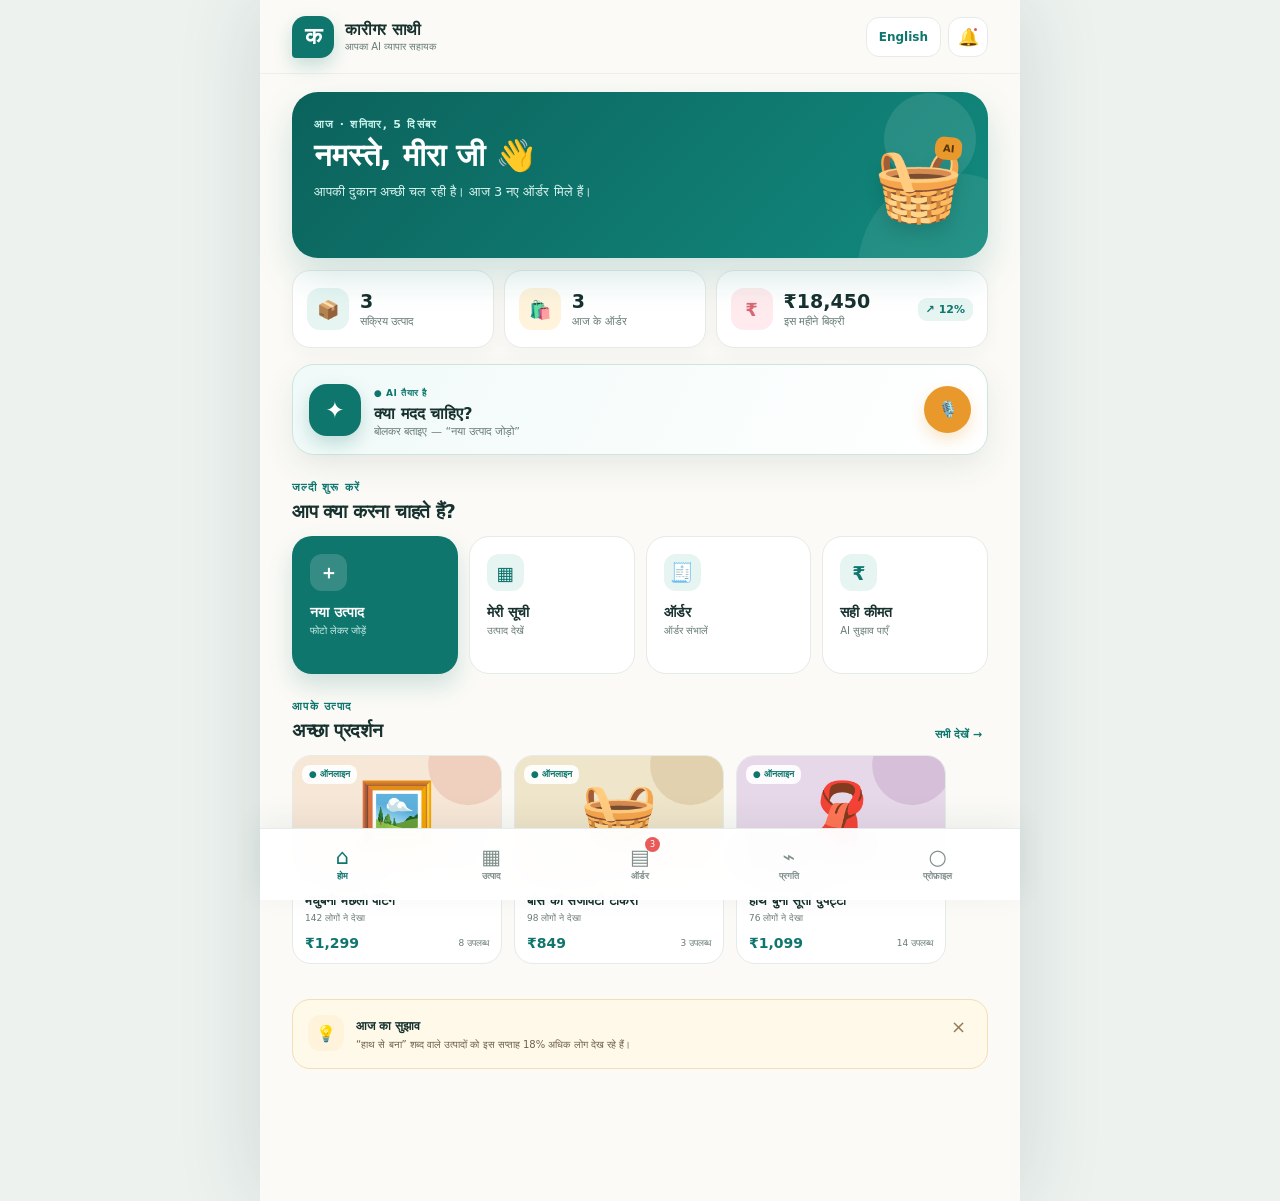
<file: artifacts/27ff10f4-0e0e-4a92-843c-9cfa90328199/index.html>
<!doctype html>
<html lang="hi">
<head>
  <meta charset="utf-8">
  <meta name="viewport" content="width=device-width,initial-scale=1,viewport-fit=cover">
  <meta name="theme-color" content="#0f766e">
  <meta name="description" content="Karigar Saathi — AI virtual business manager for artisans and micro entrepreneurs">
  
  
  <style>:root {
  --ink: #17312e; --muted: #687b77; --teal: #0f766e; --teal-dark: #0b5f59;
  --teal-soft: #e6f5f2; --cream: #fbfaf6; --card: #ffffff; --line: #e5ebe8;
  --amber: #e9992b; --amber-soft: #fff3dc; --rose: #d96673; --rose-soft: #ffebee;
  --shadow: 0 12px 32px rgba(28, 69, 62, .09); --radius: 22px;
}
* { box-sizing: border-box; }
html { scroll-behavior: smooth; }
body { margin: 0; min-width: 320px; background: #edf2ef; color: var(--ink); font-family: Inter, ui-sans-serif, system-ui, -apple-system, BlinkMacSystemFont, "Noto Sans Devanagari", "Segoe UI", sans-serif; -webkit-font-smoothing: antialiased; }
button, input, textarea, select { font: inherit; }
button { color: inherit; }
button, [role="button"] { -webkit-tap-highlight-color: transparent; }
button:focus-visible, input:focus-visible, textarea:focus-visible, select:focus-visible, [tabindex]:focus-visible { outline: 3px solid rgba(15,118,110,.25); outline-offset: 2px; }
.skip-link { position: fixed; left: 12px; top: -60px; z-index: 200; padding: 10px 14px; background: var(--ink); color: white; border-radius: 12px; transition: .2s; }
.skip-link:focus { top: 12px; }
.offline-banner { display: none; position: fixed; z-index: 160; top: 0; left: 50%; transform: translateX(-50%); width: min(100%, 760px); padding: 9px; text-align: center; background: #5b4636; color: white; font-size: 13px; }
.offline .offline-banner { display: block; }
.app-shell { position: relative; width: min(100%, 760px); min-height: 100vh; margin: auto; padding-bottom: 94px; background: var(--cream); box-shadow: 0 0 80px rgba(27,62,57,.14); }
.topbar { position: sticky; top: 0; z-index: 40; display: flex; justify-content: space-between; align-items: center; min-height: 74px; padding: 12px 20px; background: rgba(251,250,246,.92); border-bottom: 1px solid rgba(229,235,232,.7); backdrop-filter: blur(14px); }
.brand { display: flex; align-items: center; gap: 11px; padding: 0; border: 0; background: none; text-align: left; cursor: pointer; }
.brand-mark { display: grid; place-items: center; width: 42px; height: 42px; border-radius: 14px 14px 14px 4px; background: var(--teal); color: white; font-size: 23px; font-weight: 800; box-shadow: 0 8px 18px rgba(15,118,110,.22); }
.brand strong, .brand small { display: block; }
.brand strong { font-size: 16px; letter-spacing: -.2px; }
.brand small { margin-top: 2px; color: var(--muted); font-size: 10px; }
.top-actions { display: flex; gap: 7px; align-items: center; }
.language-button, .icon-button { height: 40px; border: 1px solid var(--line); background: white; border-radius: 13px; cursor: pointer; }
.language-button { padding: 0 12px; color: var(--teal); font-size: 12px; font-weight: 750; }
.icon-button { display: grid; place-items: center; width: 40px; font-size: 17px; }
.notification-button { position: relative; }
.notification-dot { position: absolute; top: 8px; right: 8px; width: 7px; height: 7px; border: 2px solid white; border-radius: 50%; background: #e85252; }
.view { display: none; padding: 12px 20px 30px; animation: fadeUp .28s ease; }
.view.active { display: block; }
@keyframes fadeUp { from { opacity: 0; transform: translateY(5px); } }
.hero-card { position: relative; overflow: hidden; display: flex; justify-content: space-between; min-height: 166px; padding: 26px 22px; border-radius: 26px; background: linear-gradient(135deg, #0b625c, #128a7e); color: white; box-shadow: 0 18px 36px rgba(15,118,110,.18); }
.hero-card::after { content: ""; position: absolute; width: 190px; height: 190px; border-radius: 50%; right: -60px; bottom: -105px; background: rgba(255,255,255,.08); }
.eyebrow { margin: 0 0 6px; color: var(--teal); font-size: 11px; font-weight: 800; letter-spacing: .12em; text-transform: uppercase; }
.hero-card .eyebrow { color: #c7f3eb; }
.hero-card h1 { max-width: 360px; margin: 0 0 8px; font-size: clamp(23px, 5vw, 31px); line-height: 1.2; }
.hero-card p:last-child { max-width: 380px; margin: 0; color: #d9f4ee; font-size: 13px; line-height: 1.6; }
.hero-illustration { position: relative; flex: 0 0 100px; align-self: stretch; }
.hero-illustration > span { position: absolute; right: 2px; bottom: 5px; z-index: 2; font-size: 72px; filter: drop-shadow(0 9px 8px rgba(0,0,0,.12)); }
.hero-illustration i { position: absolute; right: -10px; top: -25px; width: 92px; height: 92px; border-radius: 50%; background: rgba(255,255,255,.1); }
.hero-illustration b { position: absolute; z-index: 3; right: 4px; top: 19px; padding: 6px 8px; border-radius: 9px; background: var(--amber); color: #543408; font-size: 10px; transform: rotate(5deg); }
.stats-grid { display: grid; grid-template-columns: 1fr 1fr; gap: 10px; margin: 12px 0 16px; }
.stat-card { display: flex; align-items: center; gap: 11px; min-height: 78px; padding: 14px; border: 1px solid var(--line); border-radius: 18px; background: white; box-shadow: 0 5px 18px rgba(36,62,58,.04); }
.stat-card.wide { grid-column: 1/-1; }
.stat-icon { display: grid; place-items: center; flex: 0 0 42px; height: 42px; border-radius: 13px; font-size: 18px; font-style: normal; }
.stat-icon.teal { background: var(--teal-soft); } .stat-icon.amber { background: var(--amber-soft); } .stat-icon.rose { background: var(--rose-soft); color: var(--rose); font-weight: 800; }
.stat-card strong, .stat-card small { display: block; }
.stat-card strong { font-size: 19px; } .stat-card small { margin-top: 3px; color: var(--muted); font-size: 11px; }
.positive { margin-left: auto; padding: 5px 8px; border-radius: 9px; background: var(--teal-soft); color: var(--teal); font-size: 11px; font-weight: 800; }
.assistant-card { display: flex; align-items: center; gap: 13px; padding: 16px; border: 1px solid #cde4df; border-radius: 22px; background: linear-gradient(115deg, #f0faf8, #fff); box-shadow: var(--shadow); }
.assistant-orb { display: grid; place-items: center; flex: 0 0 52px; height: 52px; border-radius: 18px; background: var(--teal); color: white; box-shadow: 0 8px 18px rgba(15,118,110,.22); }
.assistant-orb span { font-size: 23px; animation: twinkle 2s infinite; }
@keyframes twinkle { 50% { transform: rotate(12deg) scale(1.12); } }
.assistant-copy { flex: 1; min-width: 0; }
.online-pill { color: var(--teal); font-size: 9px; font-weight: 800; letter-spacing: .06em; }
.assistant-copy h2 { margin: 4px 0 2px; font-size: 16px; }
.assistant-copy p { overflow: hidden; margin: 0; color: var(--muted); font-size: 11px; text-overflow: ellipsis; white-space: nowrap; }
.mic-button { display: grid; place-items: center; flex: 0 0 47px; height: 47px; border: 0; border-radius: 50%; background: var(--amber); cursor: pointer; box-shadow: 0 7px 15px rgba(233,153,43,.24); }
.mic-button.listening { animation: pulse 1.2s infinite; background: #df5555; }
@keyframes pulse { 50% { box-shadow: 0 0 0 10px rgba(223,85,85,.12); } }
.section-block { margin-top: 26px; }
.section-heading, .page-heading { display: flex; justify-content: space-between; align-items: flex-end; gap: 15px; }
.section-heading h2, .page-heading h1 { margin: 0; letter-spacing: -.02em; }
.section-heading h2 { font-size: 19px; }
.page-heading { align-items: center; margin: 10px 0 20px; }
.page-heading h1 { font-size: 27px; }
.page-heading p:last-child { margin: 5px 0 0; color: var(--muted); font-size: 12px; }
.text-button { border: 0; background: none; color: var(--teal); font-size: 11px; font-weight: 800; cursor: pointer; }
.quick-grid { display: grid; grid-template-columns: 1fr 1fr; gap: 11px; margin-top: 13px; }
.quick-card { display: flex; flex-direction: column; align-items: flex-start; min-height: 125px; padding: 17px; border: 1px solid var(--line); border-radius: 20px; background: white; cursor: pointer; text-align: left; transition: transform .2s, box-shadow .2s; }
.quick-card:hover { transform: translateY(-2px); box-shadow: var(--shadow); }
.quick-card > span { display: grid; place-items: center; width: 37px; height: 37px; margin-bottom: 13px; border-radius: 12px; background: var(--teal-soft); color: var(--teal); font-size: 19px; font-weight: 800; }
.quick-card strong { font-size: 14px; } .quick-card small { margin-top: 4px; color: var(--muted); font-size: 10px; }
.quick-card.primary { border-color: transparent; background: var(--teal); color: white; box-shadow: 0 12px 25px rgba(15,118,110,.18); }
.quick-card.primary > span { background: rgba(255,255,255,.16); color: white; }
.quick-card.primary small { color: #c9eee8; }
.product-scroll { display: grid; grid-auto-columns: minmax(182px, 45%); grid-auto-flow: column; gap: 12px; overflow-x: auto; margin: 13px -20px 0; padding: 0 20px 10px; scroll-snap-type: x mandatory; scrollbar-width: none; }
.product-scroll::-webkit-scrollbar { display: none; }
.mini-product { overflow: hidden; border: 1px solid var(--line); border-radius: 19px; background: white; scroll-snap-align: start; }
.mini-product .image-wrap { position: relative; height: 125px; background: #eef2ef; }
.mini-product img, .catalogue-card img, .publish-image img, .enhanced-preview img { width: 100%; height: 100%; object-fit: cover; }
.status-pill { position: absolute; top: 9px; left: 9px; padding: 4px 7px; border-radius: 8px; background: rgba(255,255,255,.9); color: var(--teal); font-size: 9px; font-weight: 800; backdrop-filter: blur(6px); }
.mini-product .product-copy { padding: 12px; }
.mini-product strong, .mini-product small { display: block; }
.mini-product strong { overflow: hidden; font-size: 13px; text-overflow: ellipsis; white-space: nowrap; }
.mini-product small { margin-top: 4px; color: var(--muted); font-size: 9px; }
.product-price-row { display: flex; justify-content: space-between; align-items: center; margin-top: 11px; }
.product-price-row b { color: var(--teal); font-size: 14px; }
.product-price-row span { color: var(--muted); font-size: 9px; }
.tip-card { display: flex; align-items: flex-start; gap: 12px; margin-top: 25px; padding: 15px; border: 1px solid #f2dfb3; border-radius: 18px; background: #fff9ea; }
.tip-icon { display: grid; place-items: center; flex: 0 0 36px; height: 36px; border-radius: 12px; background: var(--amber-soft); }
.tip-card strong { font-size: 12px; } .tip-card p { margin: 3px 0 0; color: #6f614a; font-size: 10px; line-height: 1.55; }
.tip-card button { margin-left: auto; border: 0; background: none; color: #947d58; font-size: 18px; cursor: pointer; }
.primary-button, .secondary-button { min-height: 47px; padding: 0 20px; border-radius: 14px; font-weight: 800; cursor: pointer; }
.primary-button { border: 0; background: var(--teal); color: white; box-shadow: 0 8px 18px rgba(15,118,110,.18); }
.primary-button:hover { background: var(--teal-dark); }
.primary-button.compact { min-height: 41px; padding: 0 14px; font-size: 12px; }
.primary-button.full { width: 100%; }
.secondary-button { border: 1px solid #cfdad6; background: white; color: var(--teal); }
.count-badge { padding: 7px 10px; border-radius: 11px; background: var(--amber-soft); color: #9a5e0b; font-size: 11px; font-weight: 800; }
.search-row { display: flex; gap: 8px; }
.search-box { display: flex; align-items: center; flex: 1; gap: 8px; padding: 0 13px; border: 1px solid var(--line); border-radius: 14px; background: white; }
.search-box input { width: 100%; height: 46px; border: 0; outline: 0; background: transparent; }
.search-box span { color: var(--muted); font-size: 22px; }
.filter-button { border: 1px solid var(--line); border-radius: 14px; background: white; font-size: 12px; font-weight: 750; cursor: pointer; }
.filter-chips, .order-tabs { display: flex; gap: 7px; overflow-x: auto; margin: 13px 0 15px; scrollbar-width: none; }
.chip, .order-tabs button { flex: 0 0 auto; padding: 8px 12px; border: 1px solid var(--line); border-radius: 12px; background: white; color: var(--muted); font-size: 11px; font-weight: 750; cursor: pointer; }
.chip.active, .order-tabs button.active { border-color: var(--teal); background: var(--teal); color: white; }
.catalogue-list, .order-list { display: grid; gap: 11px; }
.catalogue-card { display: grid; grid-template-columns: 90px 1fr auto; gap: 13px; align-items: center; padding: 10px; border: 1px solid var(--line); border-radius: 18px; background: white; }
.catalogue-card .catalogue-image { position: relative; overflow: hidden; width: 90px; height: 90px; border-radius: 13px; background: #edf1ee; }
.catalogue-copy { min-width: 0; }
.catalogue-copy h3 { overflow: hidden; margin: 0; font-size: 14px; text-overflow: ellipsis; white-space: nowrap; }
.catalogue-copy p { margin: 5px 0 9px; color: var(--muted); font-size: 10px; }
.catalogue-copy strong { color: var(--teal); font-size: 14px; }
.stock-low { color: #c55252 !important; }
.more-button { align-self: start; width: 32px; height: 32px; border: 0; border-radius: 10px; background: #f3f6f4; cursor: pointer; }
.empty-state { padding: 55px 20px; text-align: center; color: var(--muted); }
.empty-state span { font-size: 42px; } .empty-state h2 { margin: 12px 0 4px; color: var(--ink); font-size: 17px; } .empty-state p { margin: 0; font-size: 12px; }
.hidden { display: none !important; }
.order-tabs { border-bottom: 1px solid var(--line); }
.order-tabs button { border: 0; border-bottom: 2px solid transparent; border-radius: 0; background: transparent; }
.order-tabs button.active { border-bottom-color: var(--teal); background: transparent; color: var(--teal); }
.order-card { padding: 15px; border: 1px solid var(--line); border-radius: 19px; background: white; }
.order-top, .order-bottom { display: flex; justify-content: space-between; align-items: center; gap: 12px; }
.order-top small { color: var(--muted); font-size: 10px; } .order-top span { padding: 5px 8px; border-radius: 8px; background: var(--amber-soft); color: #9a5e0b; font-size: 9px; font-weight: 800; }
.order-customer { display: flex; align-items: center; gap: 11px; margin: 14px 0; padding: 12px 0; border-top: 1px solid var(--line); border-bottom: 1px solid var(--line); }
.order-thumb { display: grid; place-items: center; width: 46px; height: 46px; border-radius: 13px; background: var(--teal-soft); font-size: 22px; }
.order-customer strong, .order-customer small { display: block; } .order-customer strong { font-size: 13px; } .order-customer small { margin-top: 3px; color: var(--muted); font-size: 10px; }
.order-bottom strong { font-size: 15px; } .order-bottom button { min-height: 36px; padding: 0 12px; border: 0; border-radius: 11px; background: var(--teal); color: white; font-size: 10px; font-weight: 800; cursor: pointer; }
.revenue-card { padding: 20px; border-radius: 24px; background: var(--ink); color: white; box-shadow: var(--shadow); }
.revenue-card > p { margin: 0; color: #b8ccc8; font-size: 11px; }
.revenue-card h2 { margin: 5px 0; font-size: 30px; }
.revenue-card > span { color: #87dacd; font-size: 10px; }
.bar-chart { display: flex; align-items: end; justify-content: space-between; height: 120px; margin-top: 18px; border-bottom: 1px solid rgba(255,255,255,.16); }
.bar-chart i { width: 8%; border-radius: 8px 8px 2px 2px; background: #58726e; }
.bar-chart i.current { background: var(--amber); }
.chart-labels { display: flex; justify-content: space-between; padding-top: 8px; color: #91aaa5; font-size: 8px; }
.insight-grid { display: grid; grid-template-columns: 1fr 1fr; gap: 10px; margin-top: 12px; }
.insight-grid article { padding: 17px; border: 1px solid var(--line); border-radius: 18px; background: white; }
.insight-grid span, .insight-grid strong, .insight-grid small { display: block; }
.insight-grid span { font-size: 20px; } .insight-grid strong { margin-top: 8px; font-size: 20px; } .insight-grid small { margin-top: 3px; color: var(--muted); font-size: 10px; }
.recommendation-list { display: grid; gap: 10px; margin-top: 13px; }
.recommendation-list article { display: flex; align-items: center; gap: 11px; padding: 14px; border: 1px solid var(--line); border-radius: 17px; background: white; }
.recommendation-icon { display: grid; place-items: center; flex: 0 0 40px; height: 40px; border-radius: 13px; background: var(--teal-soft); }
.recommendation-list div { flex: 1; } .recommendation-list strong { font-size: 12px; } .recommendation-list p { margin: 3px 0 0; color: var(--muted); font-size: 9px; line-height: 1.45; }
.recommendation-list button { border: 0; background: none; color: var(--teal); font-size: 10px; font-weight: 800; cursor: pointer; }
.profile-hero { padding: 30px 15px 24px; text-align: center; }
.avatar-large { display: grid; place-items: center; width: 86px; height: 86px; margin: auto; border: 5px solid white; border-radius: 50%; background: var(--amber-soft); color: #96601a; font-size: 33px; font-weight: 850; box-shadow: var(--shadow); }
.profile-hero h1 { margin: 13px 0 4px; font-size: 23px; } .profile-hero p { margin: 0; color: var(--muted); font-size: 11px; } .profile-hero span { display: inline-block; margin-top: 9px; padding: 5px 8px; border-radius: 9px; background: var(--teal-soft); color: var(--teal); font-size: 9px; font-weight: 800; }
.profile-menu { overflow: hidden; border: 1px solid var(--line); border-radius: 20px; background: white; }
.profile-menu button { display: flex; align-items: center; width: 100%; gap: 12px; padding: 14px; border: 0; border-bottom: 1px solid var(--line); background: white; text-align: left; cursor: pointer; }
.profile-menu button:last-child { border-bottom: 0; } .profile-menu button > span { display: grid; place-items: center; width: 39px; height: 39px; border-radius: 12px; background: #f3f6f4; } .profile-menu button div { flex: 1; } .profile-menu strong, .profile-menu small { display: block; } .profile-menu strong { font-size: 12px; } .profile-menu small { margin-top: 3px; color: var(--muted); font-size: 9px; } .profile-menu b { color: #9aaba7; font-size: 20px; }
.version-text { margin-top: 22px; text-align: center; color: #a0aca9; font-size: 9px; }
.bottom-nav { position: fixed; z-index: 50; bottom: 0; left: 50%; display: grid; grid-template-columns: repeat(5,1fr); width: min(100%, 760px); min-height: 72px; padding: 7px 8px max(8px,env(safe-area-inset-bottom)); border-top: 1px solid var(--line); background: rgba(255,255,255,.96); box-shadow: 0 -8px 30px rgba(24,55,50,.07); transform: translateX(-50%); backdrop-filter: blur(14px); }
.bottom-nav button { position: relative; display: flex; flex-direction: column; align-items: center; justify-content: center; gap: 3px; border: 0; background: none; color: #81908d; cursor: pointer; }
.bottom-nav button > span { font-size: 21px; line-height: 1; } .bottom-nav button small { font-size: 9px; font-weight: 750; } .bottom-nav button.active { color: var(--teal); } .bottom-nav button i { position: absolute; top: 1px; right: calc(50% - 20px); display: grid; place-items: center; width: 15px; height: 15px; border-radius: 50%; background: #e95a5a; color: white; font-size: 8px; font-style: normal; }
.modal-backdrop { position: fixed; z-index: 100; inset: 0; display: flex; align-items: flex-end; justify-content: center; padding-top: 20px; background: rgba(10,35,31,.52); backdrop-filter: blur(5px); }
.modal-backdrop[hidden] { display: none; }
.modal-sheet { overflow-y: auto; width: min(100%,760px); max-height: 94vh; padding: 20px 20px max(20px,env(safe-area-inset-bottom)); border-radius: 28px 28px 0 0; background: var(--cream); box-shadow: 0 -20px 60px rgba(0,0,0,.2); animation: sheetUp .28s ease; }
@keyframes sheetUp { from { transform: translateY(30px); opacity: .7; } }
.modal-header { display: flex; justify-content: space-between; align-items: center; }
.modal-header h2 { margin: 0; font-size: 21px; }
.close-button { width: 40px; height: 40px; border: 1px solid var(--line); border-radius: 13px; background: white; color: var(--muted); font-size: 24px; cursor: pointer; }
.stepper { display: flex; align-items: center; justify-content: center; margin: 20px 0; }
.stepper span { display: grid; place-items: center; width: 30px; height: 30px; border: 2px solid #ced8d5; border-radius: 50%; background: white; color: #8c9a97; font-size: 11px; font-weight: 850; }
.stepper span.active { border-color: var(--teal); background: var(--teal); color: white; }
.stepper i { width: 55px; height: 2px; background: #dfe6e3; }
.form-step { display: none; }
.form-step.active { display: block; animation: fadeUp .25s ease; }
.upload-zone { position: relative; overflow: hidden; display: grid; place-items: center; min-height: 210px; margin-bottom: 15px; border: 2px dashed #bfd0cc; border-radius: 21px; background: #f2f8f6; text-align: center; cursor: pointer; }
.upload-zone:hover { border-color: var(--teal); }
.upload-zone > img { position: absolute; inset: 0; width: 100%; height: 100%; object-fit: cover; }
#uploadPrompt { position: relative; z-index: 2; } #uploadPrompt > span { display: block; font-size: 38px; } #uploadPrompt strong { display: block; margin-top: 8px; font-size: 14px; } #uploadPrompt p { margin: 4px 0 12px; color: var(--muted); font-size: 10px; } #uploadPrompt .secondary-button { min-height: 37px; font-size: 10px; }
.field-label { display: block; margin-top: 13px; color: #455d58; font-size: 11px; font-weight: 800; }
.field-label input, .field-label textarea, .field-label select, .result-card textarea { display: block; width: 100%; margin-top: 6px; border: 1px solid #d9e2df; border-radius: 13px; background: white; color: var(--ink); outline: 0; }
.field-label input, .field-label select { height: 46px; padding: 0 12px; }
.field-label textarea, .result-card textarea { resize: vertical; padding: 11px 12px; line-height: 1.5; }
.field-label input:focus, .field-label textarea:focus, .field-label select:focus, .result-card textarea:focus { border-color: var(--teal); box-shadow: 0 0 0 3px rgba(15,118,110,.1); }
.two-fields { display: grid; grid-template-columns: 1.4fr .6fr; gap: 10px; }
.voice-field { display: flex; align-items: center; gap: 11px; width: 100%; margin-top: 13px; padding: 11px; border: 1px solid #d8e4e1; border-radius: 14px; background: var(--teal-soft); color: var(--teal); text-align: left; cursor: pointer; }
.voice-field > span { font-size: 20px; } .voice-field strong, .voice-field small { display: block; } .voice-field strong { font-size: 11px; } .voice-field small { margin-top: 2px; color: #5f817b; font-size: 9px; }
.modal-footer { position: sticky; bottom: -20px; display: flex; gap: 10px; margin: 20px -20px -20px; padding: 14px 20px max(14px,env(safe-area-inset-bottom)); border-top: 1px solid var(--line); background: rgba(251,250,246,.96); backdrop-filter: blur(12px); }
.modal-footer button { flex: 1; }
.ai-progress { padding: 60px 20px; text-align: center; }
.ai-spinner { display: grid; place-items: center; width: 70px; height: 70px; margin: auto; border-radius: 24px; background: var(--teal); color: white; font-size: 30px; animation: aiFloat 1.3s infinite alternate ease-in-out; box-shadow: 0 14px 30px rgba(15,118,110,.25); }
@keyframes aiFloat { to { transform: translateY(-8px) rotate(8deg); } }
.ai-progress h3 { margin: 20px 0 6px; font-size: 17px; } .ai-progress p { margin: 0; color: var(--muted); font-size: 11px; }
.progress-track { overflow: hidden; height: 7px; margin: 20px auto 0; border-radius: 9px; background: #e1e8e5; }
.progress-track i { display: block; width: 0; height: 100%; border-radius: inherit; background: var(--teal); transition: width .45s ease; }
.success-banner { padding: 12px; border-radius: 13px; background: var(--teal-soft); color: var(--teal); text-align: center; font-size: 11px; font-weight: 800; }
.result-card { margin-top: 12px; padding: 14px; border: 1px solid var(--line); border-radius: 17px; background: white; }
.result-heading { display: flex; align-items: center; gap: 8px; margin-bottom: 11px; }
.result-heading > span { display: grid; place-items: center; width: 29px; height: 29px; border-radius: 10px; background: var(--teal-soft); color: var(--teal); font-weight: 850; }
.result-heading strong { font-size: 11px; } .result-heading em { margin-left: auto; color: var(--teal); font-size: 8px; font-style: normal; font-weight: 800; } .result-heading button { margin-left: auto; border: 0; background: none; color: var(--teal); font-size: 9px; font-weight: 800; cursor: pointer; }
.enhanced-preview { position: relative; overflow: hidden; height: 180px; border-radius: 13px; background: #e5ebe8; }
.enhanced-preview span, .enhanced-preview b { position: absolute; bottom: 9px; padding: 5px 8px; border-radius: 8px; background: rgba(255,255,255,.88); font-size: 8px; }
.enhanced-preview span { left: 9px; opacity: .65; } .enhanced-preview b { right: 9px; color: var(--teal); }
.result-card label { display: block; margin-top: 9px; color: var(--muted); font-size: 9px; font-weight: 800; }
.price-choice { display: grid; grid-template-columns: 1fr 1fr; gap: 10px; align-items: end; }
.price-choice > div { padding: 11px; border-radius: 12px; background: var(--teal-soft); } .price-choice small, .price-choice strong { display: block; } .price-choice small { color: var(--muted); font-size: 8px; } .price-choice strong { margin-top: 3px; color: var(--teal); font-size: 21px; }
.price-choice label { margin: 0; } .price-choice input { width: 100%; height: 40px; margin-top: 5px; padding: 0 9px; border: 1px solid var(--line); border-radius: 10px; }
.price-result > p { margin: 10px 0 0; color: var(--muted); font-size: 9px; }
.publish-preview { display: grid; grid-template-columns: 135px 1fr; gap: 15px; padding: 12px; border: 1px solid var(--line); border-radius: 19px; background: white; }
.publish-image { position: relative; overflow: hidden; height: 135px; border-radius: 14px; background: #e7ece9; }
.publish-image span { position: absolute; bottom: 7px; left: 7px; padding: 4px 6px; border-radius: 7px; background: rgba(255,255,255,.92); color: var(--teal); font-size: 7px; font-weight: 800; }
.publish-preview h3 { margin: 0 0 6px; font-size: 16px; } .publish-preview div > p:not(.eyebrow) { display: -webkit-box; overflow: hidden; margin: 0 0 10px; color: var(--muted); font-size: 9px; line-height: 1.5; -webkit-box-orient: vertical; -webkit-line-clamp: 3; } .publish-preview div > strong { color: var(--teal); font-size: 18px; }
.channel-fieldset { display: grid; gap: 9px; margin: 17px 0; padding: 0; border: 0; }
.channel-fieldset legend { margin-bottom: 10px; font-size: 12px; font-weight: 850; }
.channel-fieldset label { display: flex; align-items: center; gap: 11px; padding: 12px; border: 1px solid var(--line); border-radius: 14px; background: white; cursor: pointer; }
.channel-fieldset input { accent-color: var(--teal); } .channel-fieldset label span { flex: 1; } .channel-fieldset b, .channel-fieldset small { display: block; } .channel-fieldset b { font-size: 11px; } .channel-fieldset small { margin-top: 3px; color: var(--muted); font-size: 8px; } .channel-fieldset i { display: none; color: var(--teal); font-style: normal; font-weight: 850; } .channel-fieldset input:checked ~ i { display: block; }
.ready-checklist { padding: 13px; border-radius: 15px; background: var(--teal-soft); } .ready-checklist p { margin: 6px 0; color: #466b65; font-size: 10px; } .ready-checklist span { color: var(--teal); font-weight: 900; }
.small-modal { align-items: center; padding: 18px; }
.small-modal .modal-sheet { max-width: 480px; border-radius: 27px; }
.price-tool { padding-top: 8px; }
.price-meter { position: relative; display: flex; justify-content: space-between; margin: 27px 6px 0; padding-top: 12px; border-top: 8px solid transparent; border-image: linear-gradient(90deg,#e87575,#efb84a,#31a48e) 1; color: var(--muted); font-size: 8px; }
.price-meter i { position: absolute; top: -14px; left: 62%; width: 4px; height: 20px; border-radius: 5px; background: var(--ink); }
.suggested-price { margin: 22px 0; padding: 20px; border-radius: 19px; background: var(--teal-soft); text-align: center; } .suggested-price small, .suggested-price strong { display: block; } .suggested-price small { color: var(--muted); font-size: 9px; } .suggested-price strong { margin: 6px 0; color: var(--teal); font-size: 32px; } .suggested-price p { margin: 0; color: #5b7772; font-size: 9px; }
.toast { position: fixed; z-index: 170; left: 50%; bottom: 92px; max-width: calc(100% - 36px); padding: 12px 16px; border-radius: 13px; background: var(--ink); color: white; font-size: 11px; opacity: 0; pointer-events: none; transform: translate(-50%,15px); transition: .25s; box-shadow: 0 12px 28px rgba(0,0,0,.18); }
.toast.show { opacity: 1; transform: translate(-50%,0); }
@media (min-width: 700px) {
  .view { padding: 18px 32px 38px; } .topbar { padding-left: 32px; padding-right: 32px; }
  .quick-grid { grid-template-columns: repeat(4,1fr); } .quick-card { min-height: 138px; }
  .stats-grid { grid-template-columns: 1fr 1fr 1.35fr; } .stat-card.wide { grid-column: auto; }
  .product-scroll { grid-auto-columns: 210px; margin-left: -32px; margin-right: -32px; padding-left: 32px; padding-right: 32px; }
  .catalogue-list { grid-template-columns: 1fr 1fr; } .catalogue-card { grid-template-columns: 82px 1fr auto; } .catalogue-card .catalogue-image { width: 82px; height: 82px; }
  .modal-sheet { padding-left: 34px; padding-right: 34px; } .modal-footer { margin-left: -34px; margin-right: -34px; padding-left: 34px; padding-right: 34px; }
}
@media (max-width: 390px) { .hero-illustration { flex-basis: 75px; } .hero-illustration > span { font-size: 57px; } .hero-card { padding: 22px 18px; } .publish-preview { grid-template-columns: 105px 1fr; } .publish-image { height: 115px; } }
@media (prefers-reduced-motion: reduce) { *,*::before,*::after { animation-duration: .01ms !important; animation-iteration-count: 1 !important; scroll-behavior: auto !important; transition-duration: .01ms !important; } }
</style>
  <title>Karigar Saathi</title>
</head>
<body>
  <a class="skip-link" href="#mainContent">मुख्य भाग पर जाएँ</a>
  <div class="offline-banner" id="offlineBanner" role="status">आप ऑफलाइन हैं — आपका काम सुरक्षित रहेगा</div>

  <div class="app-shell">
    <header class="topbar">
      <button class="brand" data-route="home" aria-label="होम">
        <span class="brand-mark" aria-hidden="true">क</span>
        <span><strong>कारीगर साथी</strong><small>आपका AI व्यापार सहायक</small></span>
      </button>
      <div class="top-actions">
        <button class="language-button" id="languageButton" aria-label="भाषा बदलें">English</button>
        <button class="icon-button notification-button" id="notificationButton" aria-label="सूचनाएँ">
          <span aria-hidden="true">🔔</span><span class="notification-dot"></span>
        </button>
      </div>
    </header>

    <main id="mainContent">
      <section class="view active" id="homeView" data-view="home">
        <div class="hero-card">
          <div>
            <p class="eyebrow" id="todayLabel">आज आपका व्यापार</p>
            <h1 id="greetingText">नमस्ते, मीरा जी 👋</h1>
            <p id="heroSubtitle">आपकी दुकान अच्छी चल रही है। आज 3 नए ऑर्डर मिले हैं।</p>
          </div>
          <div class="hero-illustration" aria-hidden="true">
            <span>🧺</span><i></i><b>AI</b>
          </div>
        </div>

        <div class="stats-grid" aria-label="व्यापार सारांश">
          <article class="stat-card"><span class="stat-icon teal">📦</span><div><strong id="productCount">12</strong><small>सक्रिय उत्पाद</small></div></article>
          <article class="stat-card"><span class="stat-icon amber">🛍️</span><div><strong id="orderCount">3</strong><small>आज के ऑर्डर</small></div></article>
          <article class="stat-card wide"><span class="stat-icon rose">₹</span><div><strong id="salesTotal">₹18,450</strong><small>इस महीने बिक्री</small></div><span class="positive">↗ 12%</span></article>
        </div>

        <section class="assistant-card" aria-labelledby="assistantTitle">
          <div class="assistant-orb" aria-hidden="true"><span>✦</span></div>
          <div class="assistant-copy">
            <span class="online-pill">● AI तैयार है</span>
            <h2 id="assistantTitle">क्या मदद चाहिए?</h2>
            <p id="assistantPrompt">बोलकर बताइए — “नया उत्पाद जोड़ो”</p>
          </div>
          <button class="mic-button" id="micButton" aria-label="बोलकर निर्देश दें"><span>🎙️</span></button>
        </section>

        <section class="section-block">
          <div class="section-heading"><div><p class="eyebrow">जल्दी शुरू करें</p><h2>आप क्या करना चाहते हैं?</h2></div></div>
          <div class="quick-grid">
            <button class="quick-card primary" id="addProductButton"><span>＋</span><strong>नया उत्पाद</strong><small>फोटो लेकर जोड़ें</small></button>
            <button class="quick-card" data-route="catalogue"><span>▦</span><strong>मेरी सूची</strong><small>उत्पाद देखें</small></button>
            <button class="quick-card" data-route="orders"><span>🧾</span><strong>ऑर्डर</strong><small>ऑर्डर संभालें</small></button>
            <button class="quick-card" id="pricingButton"><span>₹</span><strong>सही कीमत</strong><small>AI सुझाव पाएँ</small></button>
          </div>
        </section>

        <section class="section-block">
          <div class="section-heading"><div><p class="eyebrow">आपके उत्पाद</p><h2>अच्छा प्रदर्शन</h2></div><button class="text-button" data-route="catalogue">सभी देखें →</button></div>
          <div class="product-scroll" id="topProducts"></div>
        </section>

        <section class="tip-card">
          <div class="tip-icon">💡</div>
          <div><strong>आज का सुझाव</strong><p>“हाथ से बना” शब्द वाले उत्पादों को इस सप्ताह 18% अधिक लोग देख रहे हैं।</p></div>
          <button aria-label="सुझाव बंद करें" id="dismissTip">×</button>
        </section>
      </section>

      <section class="view" id="catalogueView" data-view="catalogue">
        <div class="page-heading"><div><p class="eyebrow">डिजिटल दुकान</p><h1>मेरी उत्पाद सूची</h1><p>अपने सभी उत्पाद एक जगह से संभालें</p></div><button class="primary-button compact" id="catalogueAddButton">＋ जोड़ें</button></div>
        <div class="search-row"><label class="search-box"><span>⌕</span><input id="productSearch" type="search" placeholder="उत्पाद खोजें" autocomplete="off"></label><button class="filter-button" id="filterButton">☷ फ़िल्टर</button></div>
        <div class="filter-chips" id="filterChips"><button class="chip active" data-filter="all">सभी</button><button class="chip" data-filter="live">ऑनलाइन</button><button class="chip" data-filter="draft">ड्राफ्ट</button><button class="chip" data-filter="low">कम स्टॉक</button></div>
        <div class="catalogue-list" id="catalogueList"></div>
        <div class="empty-state hidden" id="catalogueEmpty"><span>🔍</span><h2>कोई उत्पाद नहीं मिला</h2><p>दूसरा नाम खोजकर देखें</p></div>
      </section>

      <section class="view" id="ordersView" data-view="orders">
        <div class="page-heading"><div><p class="eyebrow">बिक्री प्रबंधन</p><h1>ऑर्डर</h1><p>नए ऑर्डर तैयार करके भेजें</p></div><span class="count-badge">3 नए</span></div>
        <div class="order-tabs"><button class="active" data-order-filter="all">सभी</button><button data-order-filter="new">नए</button><button data-order-filter="packed">पैक</button><button data-order-filter="sent">भेजे गए</button></div>
        <div class="order-list" id="orderList"></div>
      </section>

      <section class="view" id="insightsView" data-view="insights">
        <div class="page-heading"><div><p class="eyebrow">आसान जानकारी</p><h1>व्यापार की प्रगति</h1><p>इस महीने का सरल हिसाब</p></div><button class="icon-button" id="downloadReport" aria-label="रिपोर्ट डाउनलोड करें">⇩</button></div>
        <article class="revenue-card"><p>सितंबर की बिक्री</p><h2>₹18,450</h2><span>पिछले महीने से 12% अधिक</span><div class="bar-chart" aria-label="साप्ताहिक बिक्री ग्राफ"><i style="height:38%"></i><i style="height:55%"></i><i style="height:46%"></i><i style="height:78%"></i><i style="height:63%"></i><i style="height:92%"></i><i class="current" style="height:72%"></i></div><div class="chart-labels"><span>सोम</span><span>मंगल</span><span>बुध</span><span>गुरु</span><span>शुक्र</span><span>शनि</span><span>आज</span></div></article>
        <div class="insight-grid"><article><span>👀</span><strong>1,284</strong><small>उत्पाद देखे गए</small></article><article><span>♡</span><strong>86</strong><small>पसंद किए गए</small></article></div>
        <section class="section-block"><div class="section-heading"><div><p class="eyebrow">AI की सलाह</p><h2>बिक्री बढ़ाने के तरीके</h2></div></div><div class="recommendation-list"><article><span class="recommendation-icon">📷</span><div><strong>2 तस्वीरें और जोड़ें</strong><p>नीली मधुबनी पेंटिंग पर अधिक तस्वीरों से बिक्री बढ़ सकती है।</p></div><button data-route="catalogue">करें</button></article><article><span class="recommendation-icon">₹</span><div><strong>कीमत में छोटा बदलाव</strong><p>बांस की टोकरी की सुझाई कीमत ₹899 है।</p></div><button id="insightPricingButton">देखें</button></article></div></section>
      </section>

      <section class="view" id="profileView" data-view="profile">
        <div class="profile-hero"><div class="avatar-large">म</div><h1>मीरा देवी</h1><p>मधुबनी कलाकार · बिहार</p><span>✓ पहचान सत्यापित</span></div>
        <div class="profile-menu"><button><span>🏪</span><div><strong>दुकान की जानकारी</strong><small>नाम, पता और कहानी</small></div><b>›</b></button><button><span>🌐</span><div><strong>भाषा</strong><small>हिंदी</small></div><b>›</b></button><button><span>🔗</span><div><strong>बिक्री चैनल</strong><small>2 चैनल जुड़े हैं</small></div><b>›</b></button><button><span>❓</span><div><strong>मदद और प्रशिक्षण</strong><small>वीडियो और सहायता</small></div><b>›</b></button><button id="resetDemo"><span>↻</span><div><strong>डेमो रीसेट करें</strong><small>मूल नमूना डेटा वापस लाएँ</small></div><b>›</b></button></div>
        <p class="version-text">कारीगर साथी · संस्करण 1.0</p>
      </section>
    </main>

    <nav class="bottom-nav" aria-label="मुख्य नेविगेशन">
      <button class="active" data-route="home"><span>⌂</span><small>होम</small></button>
      <button data-route="catalogue"><span>▦</span><small>उत्पाद</small></button>
      <button data-route="orders"><span>▤</span><small>ऑर्डर</small><i>3</i></button>
      <button data-route="insights"><span>⌁</span><small>प्रगति</small></button>
      <button data-route="profile"><span>○</span><small>प्रोफ़ाइल</small></button>
    </nav>
  </div>

  <div class="modal-backdrop" id="productModal" role="dialog" aria-modal="true" aria-labelledby="modalTitle" hidden>
    <div class="modal-sheet">
      <div class="modal-header"><div><p class="eyebrow">AI उत्पाद सहायक</p><h2 id="modalTitle">नया उत्पाद जोड़ें</h2></div><button class="close-button" id="closeModal" aria-label="बंद करें">×</button></div>
      <div class="stepper" aria-label="प्रगति"><span class="active">1</span><i></i><span>2</span><i></i><span>3</span></div>

      <form id="productForm">
        <section class="form-step active" data-step="1">
          <div class="upload-zone" id="uploadZone" tabindex="0" role="button" aria-label="उत्पाद की तस्वीर चुनें">
            <input id="productImage" type="file" accept="image/*" capture="environment" hidden>
            <img id="imagePreview" alt="चुनी हुई उत्पाद तस्वीर" hidden>
            <div id="uploadPrompt"><span>📷</span><strong>उत्पाद की फोटो लें</strong><p>या गैलरी से चुनें</p><button type="button" class="secondary-button">फोटो चुनें</button></div>
          </div>
          <label class="field-label">उत्पाद का नाम<input id="productName" required maxlength="60" placeholder="जैसे — मधुबनी पेंटिंग"></label>
          <div class="two-fields"><label class="field-label">श्रेणी<select id="productCategory"><option value="हस्तकला">हस्तकला</option><option value="पेंटिंग">पेंटिंग</option><option value="वस्त्र">वस्त्र</option><option value="घर सजावट">घर सजावट</option><option value="आभूषण">आभूषण</option></select></label><label class="field-label">स्टॉक<input id="productStock" required type="number" min="1" max="999" value="10"></label></div>
          <label class="field-label">इसके बारे में थोड़ा बताएं<textarea id="productDetails" rows="3" placeholder="सामग्री, आकार या बनाने का तरीका"></textarea></label>
          <button type="button" class="voice-field" id="voiceDetails"><span>🎙️</span><div><strong>लिखना मुश्किल है?</strong><small>बोलकर जानकारी दें</small></div></button>
        </section>

        <section class="form-step" data-step="2">
          <div class="ai-progress" id="aiProgress"><div class="ai-spinner">✦</div><h3>AI आपका उत्पाद तैयार कर रहा है</h3><p id="aiProgressText">तस्वीर साफ की जा रही है…</p><div class="progress-track"><i id="progressBar"></i></div></div>
          <div class="ai-results hidden" id="aiResults">
            <div class="success-banner">✓ उत्पाद की जानकारी तैयार है</div>
            <div class="result-card"><div class="result-heading"><span>✨</span><strong>साफ की गई तस्वीर</strong><em>AI बेहतर</em></div><div class="enhanced-preview"><img id="enhancedImage" alt="AI द्वारा बेहतर तस्वीर"><span>पहले</span><b>AI के बाद</b></div></div>
            <div class="result-card"><div class="result-heading"><span>अ</span><strong>उत्पाद विवरण</strong><button type="button" id="editDescription">बदलें</button></div><label>हिंदी<textarea id="hindiDescription" rows="3"></textarea></label><label>English<textarea id="englishDescription" rows="3"></textarea></label></div>
            <div class="result-card price-result"><div class="result-heading"><span>₹</span><strong>कीमत का सुझाव</strong><em>बाजार के अनुसार</em></div><div class="price-choice"><div><small>सुझाई कीमत</small><strong id="recommendedPrice">₹899</strong></div><label>आपकी कीमत ₹<input id="finalPrice" type="number" min="1" value="899"></label></div><p>समान हस्तनिर्मित उत्पाद ₹799 से ₹1,099 में बिक रहे हैं।</p></div>
          </div>
        </section>

        <section class="form-step" data-step="3">
          <div class="publish-preview"><div class="publish-image"><img id="publishImage" alt="उत्पाद तस्वीर"><span>बिक्री के लिए तैयार</span></div><div><p class="eyebrow">आपका उत्पाद</p><h3 id="publishName">उत्पाद नाम</h3><p id="publishDescription"></p><strong id="publishPrice">₹899</strong></div></div>
          <fieldset class="channel-fieldset"><legend>कहाँ बेचना है?</legend><label><input type="checkbox" name="channel" value="ONDC" checked><span><b>ONDC</b><small>पूरे भारत के खरीदार</small></span><i>✓</i></label><label><input type="checkbox" name="channel" value="Government e-Marketplace"><span><b>सरकारी ई-मार्केट</b><small>B2B और सरकारी खरीदार</small></span><i>✓</i></label><label><input type="checkbox" name="channel" value="My Digital Catalogue" checked><span><b>मेरी डिजिटल सूची</b><small>WhatsApp पर साझा करें</small></span><i>✓</i></label></fieldset>
          <div class="ready-checklist"><p><span>✓</span> तस्वीर साफ और आकर्षक है</p><p><span>✓</span> हिंदी और अंग्रेज़ी विवरण तैयार है</p><p><span>✓</span> बाजार के अनुसार कीमत रखी गई है</p></div>
        </section>

        <div class="modal-footer"><button type="button" class="secondary-button" id="backStep" hidden>पीछे</button><button type="submit" class="primary-button" id="nextStep">आगे बढ़ें</button></div>
      </form>
    </div>
  </div>

  <div class="modal-backdrop small-modal" id="pricingModal" role="dialog" aria-modal="true" aria-labelledby="pricingTitle" hidden>
    <div class="modal-sheet">
      <div class="modal-header"><div><p class="eyebrow">AI कीमत सहायक</p><h2 id="pricingTitle">सही कीमत पाएँ</h2></div><button class="close-button" data-close="pricingModal" aria-label="बंद करें">×</button></div>
      <div class="price-tool"><label class="field-label">उत्पाद<select id="pricingProduct"></select></label><div class="price-meter"><span>कम</span><span>सही</span><span>अधिक</span><i></i></div><div class="suggested-price"><small>सुझाई गई कीमत</small><strong id="pricingSuggestion">₹899</strong><p>बाजार, सामग्री और मेहनत के आधार पर</p></div><button class="primary-button full" id="applyPrice">यह कीमत रखें</button></div>
    </div>
  </div>

  <div class="toast" id="toast" role="status" aria-live="polite"></div>
  <script>(() => {
  'use strict';
  const svgProduct = (emoji, background, accent) => `data:image/svg+xml;charset=UTF-8,${encodeURIComponent(`<svg xmlns="http://www.w3.org/2000/svg" viewBox="0 0 600 450"><rect width="600" height="450" fill="${background}"/><circle cx="505" cy="70" r="115" fill="${accent}" opacity=".18"/><circle cx="70" cy="390" r="135" fill="${accent}" opacity=".12"/><text x="300" y="275" text-anchor="middle" font-size="180">${emoji}</text><path d="M100 355 Q300 290 500 355" fill="none" stroke="${accent}" stroke-width="8" opacity=".28"/></svg>`)}`;
  const seedProducts = [
    {id: 1, name: 'मधुबनी मछली पेंटिंग', category: 'पेंटिंग', price: 1299, stock: 8, status: 'live', views: 142, image: svgProduct('🖼️','#f7e7d7','#c7634d'), description: 'हाथ से बनी पारंपरिक मधुबनी पेंटिंग, प्राकृतिक रंगों के साथ।'},
    {id: 2, name: 'बांस की सजावटी टोकरी', category: 'घर सजावट', price: 849, stock: 3, status: 'live', views: 98, image: svgProduct('🧺','#efe5ca','#a4762c'), description: 'स्थानीय बांस से बुनी हुई मजबूत और सुंदर टोकरी।'},
    {id: 3, name: 'हाथ बुना सूती दुपट्टा', category: 'वस्त्र', price: 1099, stock: 14, status: 'live', views: 76, image: svgProduct('🧣','#e7d8e9','#8d4e91'), description: 'नरम सूती धागे से हाथ करघे पर बुना दुपट्टा।'},
    {id: 4, name: 'टेराकोटा दीया सेट', category: 'हस्तकला', price: 399, stock: 20, status: 'draft', views: 35, image: svgProduct('🪔','#f2dfcf','#bd6d39'), description: 'कारीगरों द्वारा हाथ से आकार और रंग दिया गया दीया सेट।'}
  ];
  const seedOrders = [
    {id: 'KS-1048', customer: 'अंजलि शर्मा', city: 'जयपुर, राजस्थान', item: 'मधुबनी मछली पेंटिंग', amount: 1299, status: 'new', icon: '🖼️'},
    {id: 'KS-1047', customer: 'राहुल वर्मा', city: 'पुणे, महाराष्ट्र', item: 'बांस की सजावटी टोकरी · 2', amount: 1698, status: 'new', icon: '🧺'},
    {id: 'KS-1046', customer: 'स्मिता नायर', city: 'कोच्चि, केरल', item: 'हाथ बुना सूती दुपट्टा', amount: 1099, status: 'packed', icon: '🧣'},
    {id: 'KS-1042', customer: 'नवीन सिंह', city: 'दिल्ली', item: 'टेराकोटा दीया सेट · 2', amount: 798, status: 'sent', icon: '🪔'}
  ];
  const state = {
    products: JSON.parse(localStorage.getItem('ks_products') || 'null') || seedProducts,
    orders: JSON.parse(localStorage.getItem('ks_orders') || 'null') || seedOrders,
    currentView: 'home', currentStep: 1, imageData: '', toastTimer: null, language: localStorage.getItem('ks_language') || 'hi'
  };
  const englishText = {
    'कारीगर साथी':'Karigar Saathi','आपका AI व्यापार सहायक':'Your AI business assistant','मुख्य भाग पर जाएँ':'Skip to main content',
    'आप ऑफलाइन हैं — आपका काम सुरक्षित रहेगा':'You are offline — your work will stay safe','आज आपका व्यापार':'Your business today',
    'नमस्ते, मीरा जी 👋':'Hello, Meera ji 👋','आपकी दुकान अच्छी चल रही है। आज 3 नए ऑर्डर मिले हैं।':'Your shop is doing well. You received 3 new orders today.',
    'सक्रिय उत्पाद':'Active products','आज के ऑर्डर':'Today’s orders','इस महीने बिक्री':'Sales this month','● AI तैयार है':'● AI is ready',
    'क्या मदद चाहिए?':'How can I help?','बोलकर बताइए — “नया उत्पाद जोड़ो”':'Speak a command — “Add a new product”',
    'जल्दी शुरू करें':'Quick start','आप क्या करना चाहते हैं?':'What would you like to do?','नया उत्पाद':'New product','फोटो लेकर जोड़ें':'Add using a photo',
    'मेरी सूची':'My catalogue','उत्पाद देखें':'View products','ऑर्डर':'Orders','ऑर्डर संभालें':'Manage orders','सही कीमत':'Right price','AI सुझाव पाएँ':'Get an AI suggestion',
    'आपके उत्पाद':'Your products','अच्छा प्रदर्शन':'Top performers','सभी देखें →':'View all →','आज का सुझाव':'Today’s tip',
    '“हाथ से बना” शब्द वाले उत्पादों को इस सप्ताह 18% अधिक लोग देख रहे हैं।':'Products using the words “handmade” are getting 18% more views this week.',
    'डिजिटल दुकान':'Digital shop','मेरी उत्पाद सूची':'My product catalogue','अपने सभी उत्पाद एक जगह से संभालें':'Manage all your products in one place',
    '＋ जोड़ें':'＋ Add','☷ फ़िल्टर':'☷ Filter','सभी':'All','ऑनलाइन':'Live','ड्राफ्ट':'Draft','कम स्टॉक':'Low stock',
    'कोई उत्पाद नहीं मिला':'No products found','दूसरा नाम खोजकर देखें':'Try searching with another name','बिक्री प्रबंधन':'Sales management',
    'नए ऑर्डर तैयार करके भेजें':'Prepare and dispatch new orders','3 नए':'3 new','नए':'New','पैक':'Packed','भेजे गए':'Sent',
    'आसान जानकारी':'Simple insights','व्यापार की प्रगति':'Business progress','इस महीने का सरल हिसाब':'A simple view of this month',
    'सितंबर की बिक्री':'September sales','पिछले महीने से 12% अधिक':'12% higher than last month','सोम':'Mon','मंगल':'Tue','बुध':'Wed','गुरु':'Thu','शुक्र':'Fri','शनि':'Sat','आज':'Today',
    'उत्पाद देखे गए':'Product views','पसंद किए गए':'Favourites','AI की सलाह':'AI advice','बिक्री बढ़ाने के तरीके':'Ways to increase sales',
    '2 तस्वीरें और जोड़ें':'Add 2 more photos','नीली मधुबनी पेंटिंग पर अधिक तस्वीरों से बिक्री बढ़ सकती है।':'More photos could increase sales for the blue Madhubani painting.',
    'करें':'Do it','कीमत में छोटा बदलाव':'A small price change','बांस की टोकरी की सुझाई कीमत ₹899 है।':'The suggested price for the bamboo basket is ₹899.','देखें':'View',
    'मीरा देवी':'Meera Devi','मधुबनी कलाकार · बिहार':'Madhubani artist · Bihar','✓ पहचान सत्यापित':'✓ Identity verified',
    'दुकान की जानकारी':'Shop information','नाम, पता और कहानी':'Name, address and story','भाषा':'Language','बिक्री चैनल':'Sales channels',
    '2 चैनल जुड़े हैं':'2 channels connected','मदद और प्रशिक्षण':'Help and training','वीडियो और सहायता':'Videos and support','डेमो रीसेट करें':'Reset demo',
    'मूल नमूना डेटा वापस लाएँ':'Restore original sample data','होम':'Home','उत्पाद':'Products','प्रगति':'Insights','प्रोफ़ाइल':'Profile',
    'AI उत्पाद सहायक':'AI product assistant','नया उत्पाद जोड़ें':'Add a new product','उत्पाद की फोटो लें':'Take a product photo','या गैलरी से चुनें':'or choose from gallery',
    'फोटो चुनें':'Choose photo','उत्पाद का नाम':'Product name','श्रेणी':'Category','स्टॉक':'Stock','हस्तकला':'Handicraft','पेंटिंग':'Painting','वस्त्र':'Textiles',
    'घर सजावट':'Home décor','आभूषण':'Jewellery','इसके बारे में थोड़ा बताएं':'Tell us a little about it','लिखना मुश्किल है?':'Prefer speaking?',
    'बोलकर जानकारी दें':'Describe it by voice','पीछे':'Back','आगे बढ़ें':'Continue','AI आपका उत्पाद तैयार कर रहा है':'AI is preparing your product',
    'तस्वीर साफ की जा रही है…':'Enhancing the photo…','✓ उत्पाद की जानकारी तैयार है':'✓ Product information is ready','साफ की गई तस्वीर':'Enhanced photo',
    'AI बेहतर':'AI enhanced','पहले':'Before','AI के बाद':'After AI','उत्पाद विवरण':'Product description','बदलें':'Edit','हिंदी':'Hindi',
    'कीमत का सुझाव':'Price suggestion','बाजार के अनुसार':'Based on the market','सुझाई कीमत':'Suggested price','आपकी कीमत ₹':'Your price ₹',
    'समान हस्तनिर्मित उत्पाद ₹799 से ₹1,099 में बिक रहे हैं।':'Similar handmade products sell between ₹799 and ₹1,099.',
    'आपका उत्पाद':'Your product','बिक्री के लिए तैयार':'Ready to sell','कहाँ बेचना है?':'Where would you like to sell?',
    'पूरे भारत के खरीदार':'Buyers across India','सरकारी ई-मार्केट':'Government e-Marketplace','B2B और सरकारी खरीदार':'B2B and government buyers',
    'मेरी डिजिटल सूची':'My digital catalogue','WhatsApp पर साझा करें':'Share on WhatsApp','तस्वीर साफ और आकर्षक है':'The photo is clear and attractive',
    'हिंदी और अंग्रेज़ी विवरण तैयार है':'Hindi and English descriptions are ready','बाजार के अनुसार कीमत रखी गई है':'The price matches the market',
    'उत्पाद प्रकाशित करें':'Publish product','AI कीमत सहायक':'AI pricing assistant','सही कीमत पाएँ':'Find the right price','बाजार, सामग्री और मेहनत के आधार पर':'Based on market, material and effort',
    'यह कीमत रखें':'Use this price','कारीगर साथी · संस्करण 1.0':'Karigar Saathi · Version 1.0'
  };
  const englishProducts = {
    'मधुबनी मछली पेंटिंग':'Madhubani Fish Painting','बांस की सजावटी टोकरी':'Decorative Bamboo Basket',
    'हाथ बुना सूती दुपट्टा':'Handwoven Cotton Dupatta','टेराकोटा दीया सेट':'Terracotta Diya Set',
    'बांस की सजावटी टोकरी · 2':'Decorative Bamboo Basket · 2','टेराकोटा दीया सेट · 2':'Terracotta Diya Set · 2'
  };
  const originalNodes = new WeakMap();
  const originalAttributes = new WeakMap();
  const el = id => document.getElementById(id);
  const money = value => `₹${Number(value).toLocaleString('en-IN')}`;
  const persist = () => { localStorage.setItem('ks_products', JSON.stringify(state.products)); localStorage.setItem('ks_orders', JSON.stringify(state.orders)); };
  const showToast = message => { const toast = el('toast'); toast.textContent = message; toast.classList.add('show'); clearTimeout(state.toastTimer); state.toastTimer = setTimeout(() => toast.classList.remove('show'), 2500); };
  const ui = (hindi, english) => state.language === 'hi' ? hindi : english;
  const productText = value => state.language === 'hi' ? value : (englishProducts[value] || value);
  const statusLabel = status => status === 'live' ? ui('ऑनलाइन','Live') : ui('ड्राफ्ट','Draft');
  const orderStatusLabel = status => ({new:ui('नया ऑर्डर','New order'),packed:ui('पैक हो गया','Packed'),sent:ui('भेज दिया','Dispatched')})[status];

  function translatePage() {
    document.documentElement.lang = state.language;
    const walker = document.createTreeWalker(document.body, NodeFilter.SHOW_TEXT);
    let textNode;
    while ((textNode = walker.nextNode())) {
      if (!originalNodes.has(textNode)) originalNodes.set(textNode, textNode.nodeValue);
      const original = originalNodes.get(textNode);
      const trimmed = original.trim();
      if (!trimmed) continue;
      const replacement = state.language === 'en' ? (englishText[trimmed] || englishProducts[trimmed]) : trimmed;
      textNode.nodeValue = original.replace(trimmed, replacement || trimmed);
    }
    document.querySelectorAll('[placeholder],[aria-label]').forEach(node => {
      if (!originalAttributes.has(node)) originalAttributes.set(node, {placeholder:node.getAttribute('placeholder'), aria:node.getAttribute('aria-label')});
      const values = originalAttributes.get(node);
      if (values.placeholder) node.setAttribute('placeholder', state.language === 'en' ? ({
        'उत्पाद खोजें':'Search products','जैसे — मधुबनी पेंटिंग':'For example — Madhubani painting',
        'सामग्री, आकार या बनाने का तरीका':'Material, size or how it is made'
      }[values.placeholder] || values.placeholder) : values.placeholder);
      if (values.aria) node.setAttribute('aria-label', state.language === 'en' ? ({
        'होम':'Home','भाषा बदलें':'Change language','सूचनाएँ':'Notifications','बोलकर निर्देश दें':'Give a voice command',
        'सुझाव बंद करें':'Dismiss tip','रिपोर्ट डाउनलोड करें':'Download report','बंद करें':'Close','उत्पाद की तस्वीर चुनें':'Choose a product photo'
      }[values.aria] || values.aria) : values.aria);
    });
    el('languageButton').textContent = state.language === 'hi' ? 'English' : 'हिंदी';
    const locale = state.language === 'hi' ? 'hi-IN' : 'en-IN';
    const currentDate = new Intl.DateTimeFormat(locale,{weekday:'long',day:'numeric',month:'long'}).format(new Date());
    el('todayLabel').textContent = `${ui('आज','Today')} · ${currentDate}`;
  }

  function renderProducts() {
    const topProducts = el('topProducts');
    topProducts.innerHTML = state.products.filter(product => product.status === 'live').slice(0,5).map(product => `
      <article class="mini-product"><div class="image-wrap"><img src="${product.image}" alt="${productText(product.name)}"><span class="status-pill">● ${statusLabel(product.status)}</span></div><div class="product-copy"><strong>${productText(product.name)}</strong><small>${product.views || 0} ${ui('लोगों ने देखा','views')}</small><div class="product-price-row"><b>${money(product.price)}</b><span>${product.stock} ${ui('उपलब्ध','available')}</span></div></div></article>`).join('');
    applyCatalogueFilters();
    el('productCount').textContent = state.products.filter(product => product.status === 'live').length;
    const pricingSelect = el('pricingProduct');
    pricingSelect.innerHTML = state.products.map(product => `<option value="${product.id}">${productText(product.name)}</option>`).join('');
  }

  function applyCatalogueFilters() {
    const query = (el('productSearch')?.value || '').trim().toLowerCase();
    const activeFilter = document.querySelector('#filterChips .chip.active')?.dataset.filter || 'all';
    const matches = state.products.filter(product => {
      const textMatch = `${product.name} ${product.category}`.toLowerCase().includes(query);
      const filterMatch = activeFilter === 'all' || product.status === activeFilter || (activeFilter === 'low' && product.stock <= 3);
      return textMatch && filterMatch;
    });
    el('catalogueList').innerHTML = matches.map(product => `
      <article class="catalogue-card"><div class="catalogue-image"><img src="${product.image}" alt="${productText(product.name)}"><span class="status-pill">${statusLabel(product.status)}</span></div><div class="catalogue-copy"><h3>${productText(product.name)}</h3><p>${state.language === 'hi' ? product.category : (englishText[product.category] || product.category)} · <span class="${product.stock <= 3 ? 'stock-low' : ''}">${product.stock} ${ui('स्टॉक','in stock')}</span></p><strong>${money(product.price)}</strong></div><button class="more-button" data-product-menu="${product.id}" aria-label="${productText(product.name)} ${ui('के विकल्प','options')}">⋮</button></article>`).join('');
    el('catalogueEmpty').classList.toggle('hidden', matches.length > 0);
  }

  function renderOrders(filter = 'all') {
    const visibleOrders = state.orders.filter(order => filter === 'all' || order.status === filter);
    el('orderList').innerHTML = visibleOrders.map(order => `<article class="order-card"><div class="order-top"><small>${ui('ऑर्डर','Order')} #${order.id}</small><span>${orderStatusLabel(order.status)}</span></div><div class="order-customer"><div class="order-thumb">${order.icon}</div><div><strong>${productText(order.item)}</strong><small>${order.customer} · ${order.city}</small></div></div><div class="order-bottom"><strong>${money(order.amount)}</strong>${order.status === 'new' ? `<button data-pack-order="${order.id}">${ui('पैक करना शुरू करें','Start packing')}</button>` : order.status === 'packed' ? `<button data-send-order="${order.id}">${ui('भेज दिया','Mark dispatched')}</button>` : `<small>✓ ${ui('रास्ते में','In transit')}</small>`}</div></article>`).join('');
  }

  function navigate(route) {
    state.currentView = route;
    document.querySelectorAll('.view').forEach(view => view.classList.toggle('active', view.dataset.view === route));
    document.querySelectorAll('.bottom-nav button').forEach(button => button.classList.toggle('active', button.dataset.route === route));
    window.scrollTo({top: 0, behavior: 'smooth'});
  }

  function openProductModal() {
    resetProductForm(); el('productModal').hidden = false; document.body.style.overflow = 'hidden'; setTimeout(() => el('productName').focus(), 250);
  }
  function closeProductModal() { el('productModal').hidden = true; document.body.style.overflow = ''; }
  function resetProductForm() {
    state.currentStep = 1; state.imageData = ''; el('productForm').reset(); el('productStock').value = 10; el('imagePreview').hidden = true; el('uploadPrompt').classList.remove('hidden'); el('aiProgress').classList.remove('hidden'); el('aiResults').classList.add('hidden'); el('progressBar').style.width = '0'; updateStepUI();
  }
  function updateStepUI() {
    document.querySelectorAll('.form-step').forEach(step => step.classList.toggle('active', Number(step.dataset.step) === state.currentStep));
    document.querySelectorAll('.stepper span').forEach((step, index) => step.classList.toggle('active', index < state.currentStep));
    el('backStep').hidden = state.currentStep === 1; el('nextStep').textContent = state.currentStep === 3 ? ui('उत्पाद प्रकाशित करें','Publish product') : ui('आगे बढ़ें','Continue');
  }
  function suggestedPrice() {
    const category = el('productCategory').value;
    const detailsLength = el('productDetails').value.length;
    const base = ({'पेंटिंग':1199,'वस्त्र':999,'घर सजावट':799,'आभूषण':699,'हस्तकला':599})[category] || 699;
    return Math.round((base + Math.min(detailsLength * 3, 180)) / 50) * 50 - 1;
  }
  function startAI() {
    el('aiProgress').classList.remove('hidden'); el('aiResults').classList.add('hidden');
    const stages = [{p:28,t:ui('तस्वीर साफ की जा रही है…','Enhancing the photo…')},{p:55,t:ui('उत्पाद को पहचाना जा रहा है…','Identifying the product…')},{p:78,t:ui('हिंदी और अंग्रेज़ी विवरण बन रहा है…','Creating Hindi and English descriptions…')},{p:100,t:ui('सही कीमत खोजी जा रही है…','Finding the right market price…')}];
    stages.forEach((stage,index) => setTimeout(() => { el('progressBar').style.width = `${stage.p}%`; el('aiProgressText').textContent = stage.t; if (index === stages.length - 1) setTimeout(showAIResults, 450); }, index * 520));
  }
  function showAIResults() {
    const name = el('productName').value.trim(); const category = el('productCategory').value; const details = el('productDetails').value.trim(); const price = suggestedPrice();
    const image = state.imageData || svgProduct(category === 'पेंटिंग' ? '🖼️' : category === 'वस्त्र' ? '🧣' : category === 'आभूषण' ? '📿' : '🎨','#e7eee9','#317f73');
    state.imageData = image; el('enhancedImage').src = image;
    el('hindiDescription').value = `${name} एक सुंदर, हाथ से बनाया गया ${category} उत्पाद है। ${details || 'इसे पारंपरिक कौशल और ध्यान से तैयार किया गया है।'} हर वस्तु अपने आप में अनोखी है और स्थानीय कारीगरी की कहानी बताती है।`;
    el('englishDescription').value = `${name} is a beautiful handcrafted ${category.toLowerCase()} product. ${details ? 'It is carefully made using traditional techniques and quality materials.' : 'It is created with traditional skills and close attention to detail.'} Every piece is unique and supports local craftsmanship.`;
    el('recommendedPrice').textContent = money(price); el('finalPrice').value = price; el('aiProgress').classList.add('hidden'); el('aiResults').classList.remove('hidden');
  }
  function preparePublish() {
    el('publishImage').src = state.imageData; el('publishName').textContent = el('productName').value.trim(); el('publishDescription').textContent = el('hindiDescription').value; el('publishPrice').textContent = money(el('finalPrice').value);
  }
  function publishProduct() {
    const newProduct = {id: Date.now(), name: el('productName').value.trim(), category: el('productCategory').value, stock: Number(el('productStock').value), price: Number(el('finalPrice').value), status: 'live', views: 0, image: state.imageData, description: el('hindiDescription').value};
    state.products.unshift(newProduct); persist(); renderProducts(); closeProductModal(); navigate('catalogue'); showToast(ui('✓ उत्पाद सफलतापूर्वक ऑनलाइन हो गया','✓ Product published successfully'));
  }

  document.addEventListener('click', event => {
    const routeButton = event.target.closest('[data-route]'); if (routeButton) navigate(routeButton.dataset.route);
    if (event.target.closest('#addProductButton') || event.target.closest('#catalogueAddButton')) openProductModal();
    if (event.target.closest('#pricingButton') || event.target.closest('#insightPricingButton')) { el('pricingModal').hidden = false; document.body.style.overflow = 'hidden'; updatePricingTool(); }
    const closeTarget = event.target.closest('[data-close]'); if (closeTarget) { el(closeTarget.dataset.close).hidden = true; document.body.style.overflow = ''; }
    const menuButton = event.target.closest('[data-product-menu]'); if (menuButton) showToast(ui('उत्पाद संपादन अगले संस्करण में उपलब्ध होगा','Product editing will be available in the next version'));
    const packButton = event.target.closest('[data-pack-order]'); if (packButton) { const order = state.orders.find(item => item.id === packButton.dataset.packOrder); order.status = 'packed'; persist(); renderOrders(document.querySelector('.order-tabs .active').dataset.orderFilter); showToast(ui('✓ ऑर्डर पैकिंग में भेज दिया','✓ Order moved to packing')); }
    const sendButton = event.target.closest('[data-send-order]'); if (sendButton) { const order = state.orders.find(item => item.id === sendButton.dataset.sendOrder); order.status = 'sent'; persist(); renderOrders(document.querySelector('.order-tabs .active').dataset.orderFilter); showToast(ui('✓ ग्राहक को भेजने की सूचना मिल गई','✓ Customer has been notified of dispatch')); }
  });
  el('closeModal').addEventListener('click', closeProductModal);
  el('productModal').addEventListener('click', event => { if (event.target === el('productModal')) closeProductModal(); });
  el('pricingModal').addEventListener('click', event => { if (event.target === el('pricingModal')) { el('pricingModal').hidden = true; document.body.style.overflow = ''; } });
  el('uploadZone').addEventListener('click', () => el('productImage').click());
  el('uploadZone').addEventListener('keydown', event => { if (event.key === 'Enter' || event.key === ' ') { event.preventDefault(); el('productImage').click(); } });
  el('productImage').addEventListener('change', event => { const file = event.target.files[0]; if (!file) return; if (file.size > 6 * 1024 * 1024) return showToast('तस्वीर 6 MB से छोटी रखें'); const reader = new FileReader(); reader.onload = () => { state.imageData = reader.result; el('imagePreview').src = reader.result; el('imagePreview').hidden = false; el('uploadPrompt').classList.add('hidden'); }; reader.readAsDataURL(file); });
  el('productForm').addEventListener('submit', event => { event.preventDefault(); if (state.currentStep === 1) { if (!el('productForm').reportValidity()) return; state.currentStep = 2; updateStepUI(); startAI(); } else if (state.currentStep === 2) { if (el('aiResults').classList.contains('hidden')) return showToast('AI अभी काम कर रहा है'); preparePublish(); state.currentStep = 3; updateStepUI(); } else publishProduct(); });
  el('backStep').addEventListener('click', () => { if (state.currentStep > 1) { state.currentStep -= 1; updateStepUI(); } });
  el('productSearch').addEventListener('input', applyCatalogueFilters);
  el('filterChips').addEventListener('click', event => { const chip = event.target.closest('.chip'); if (!chip) return; document.querySelectorAll('#filterChips .chip').forEach(item => item.classList.toggle('active', item === chip)); applyCatalogueFilters(); });
  document.querySelector('.order-tabs').addEventListener('click', event => { const tab = event.target.closest('button'); if (!tab) return; document.querySelectorAll('.order-tabs button').forEach(item => item.classList.toggle('active', item === tab)); renderOrders(tab.dataset.orderFilter); });
  el('micButton').addEventListener('click', () => { const button = el('micButton'); button.classList.add('listening'); el('assistantPrompt').textContent = ui('सुन रहा हूँ…','Listening…'); setTimeout(() => { button.classList.remove('listening'); el('assistantPrompt').textContent = ui('“नया उत्पाद जोड़ो” समझा गया','“Add a new product” understood'); setTimeout(openProductModal, 500); }, 1500); });
  el('voiceDetails').addEventListener('click', () => { el('voiceDetails').innerHTML = '<span>⏺</span><div><strong>सुन रहा हूँ…</strong><small>अपने उत्पाद के बारे में बोलें</small></div>'; setTimeout(() => { el('productDetails').value = 'यह उत्पाद प्राकृतिक सामग्री से हाथ से बनाया गया है और इसे तैयार करने में तीन दिन लगते हैं।'; el('voiceDetails').innerHTML = '<span>✓</span><div><strong>जानकारी जोड़ दी गई</strong><small>आप इसे बदल भी सकते हैं</small></div>'; }, 1500); });
  el('languageButton').addEventListener('click', () => {
    state.language = state.language === 'hi' ? 'en' : 'hi';
    localStorage.setItem('ks_language', state.language);
    renderProducts(); renderOrders(document.querySelector('.order-tabs .active').dataset.orderFilter); updateStepUI(); translatePage();
    showToast(ui('भाषा हिंदी कर दी गई','Language changed to English'));
  });
  el('notificationButton').addEventListener('click', () => { showToast(ui('3 नए ऑर्डर और 1 कीमत सुझाव','3 new orders and 1 pricing suggestion')); document.querySelector('.notification-dot').style.display = 'none'; });
  el('dismissTip').addEventListener('click', () => el('dismissTip').closest('.tip-card').remove());
  el('filterButton').addEventListener('click', () => el('filterChips').scrollIntoView({behavior:'smooth',block:'center'}));
  el('pricingProduct').addEventListener('change', updatePricingTool);
  function updatePricingTool() { const product = state.products.find(item => String(item.id) === el('pricingProduct').value) || state.products[0]; const suggestion = Math.round(product.price * 1.06 / 50) * 50 - 1; el('pricingSuggestion').textContent = money(suggestion); el('pricingSuggestion').dataset.value = suggestion; }
  el('applyPrice').addEventListener('click', () => { const product = state.products.find(item => String(item.id) === el('pricingProduct').value) || state.products[0]; product.price = Number(el('pricingSuggestion').dataset.value); persist(); renderProducts(); el('pricingModal').hidden = true; document.body.style.overflow = ''; showToast(ui('✓ नई कीमत लागू हो गई','✓ New price applied')); });
  el('downloadReport').addEventListener('click', () => { const rows = ['माह,बिक्री,ऑर्डर','सितंबर,18450,23','अगस्त,16470,20']; const blob = new Blob([rows.join('\n')],{type:'text/csv;charset=utf-8'}); const url = URL.createObjectURL(blob); const anchor = document.createElement('a'); anchor.href = url; anchor.download = 'karigar-saathi-report.csv'; anchor.click(); URL.revokeObjectURL(url); showToast('रिपोर्ट डाउनलोड हो गई'); });
  el('resetDemo').addEventListener('click', () => { state.products = structuredClone(seedProducts); state.orders = structuredClone(seedOrders); persist(); renderProducts(); renderOrders(); showToast('✓ डेमो डेटा रीसेट हो गया'); });
  window.addEventListener('online', () => { document.body.classList.remove('offline'); showToast('आप फिर से ऑनलाइन हैं'); });
  window.addEventListener('offline', () => document.body.classList.add('offline'));
  document.addEventListener('keydown', event => { if (event.key === 'Escape') { if (!el('productModal').hidden) closeProductModal(); if (!el('pricingModal').hidden) { el('pricingModal').hidden = true; document.body.style.overflow = ''; } } });
  renderProducts(); renderOrders(); updatePricingTool(); updateStepUI(); translatePage();
  if ('serviceWorker' in navigator && location.protocol.startsWith('http')) navigator.serviceWorker.register('./sw.js').catch(() => {});
})();
</script>
</body>
</html>
</file>
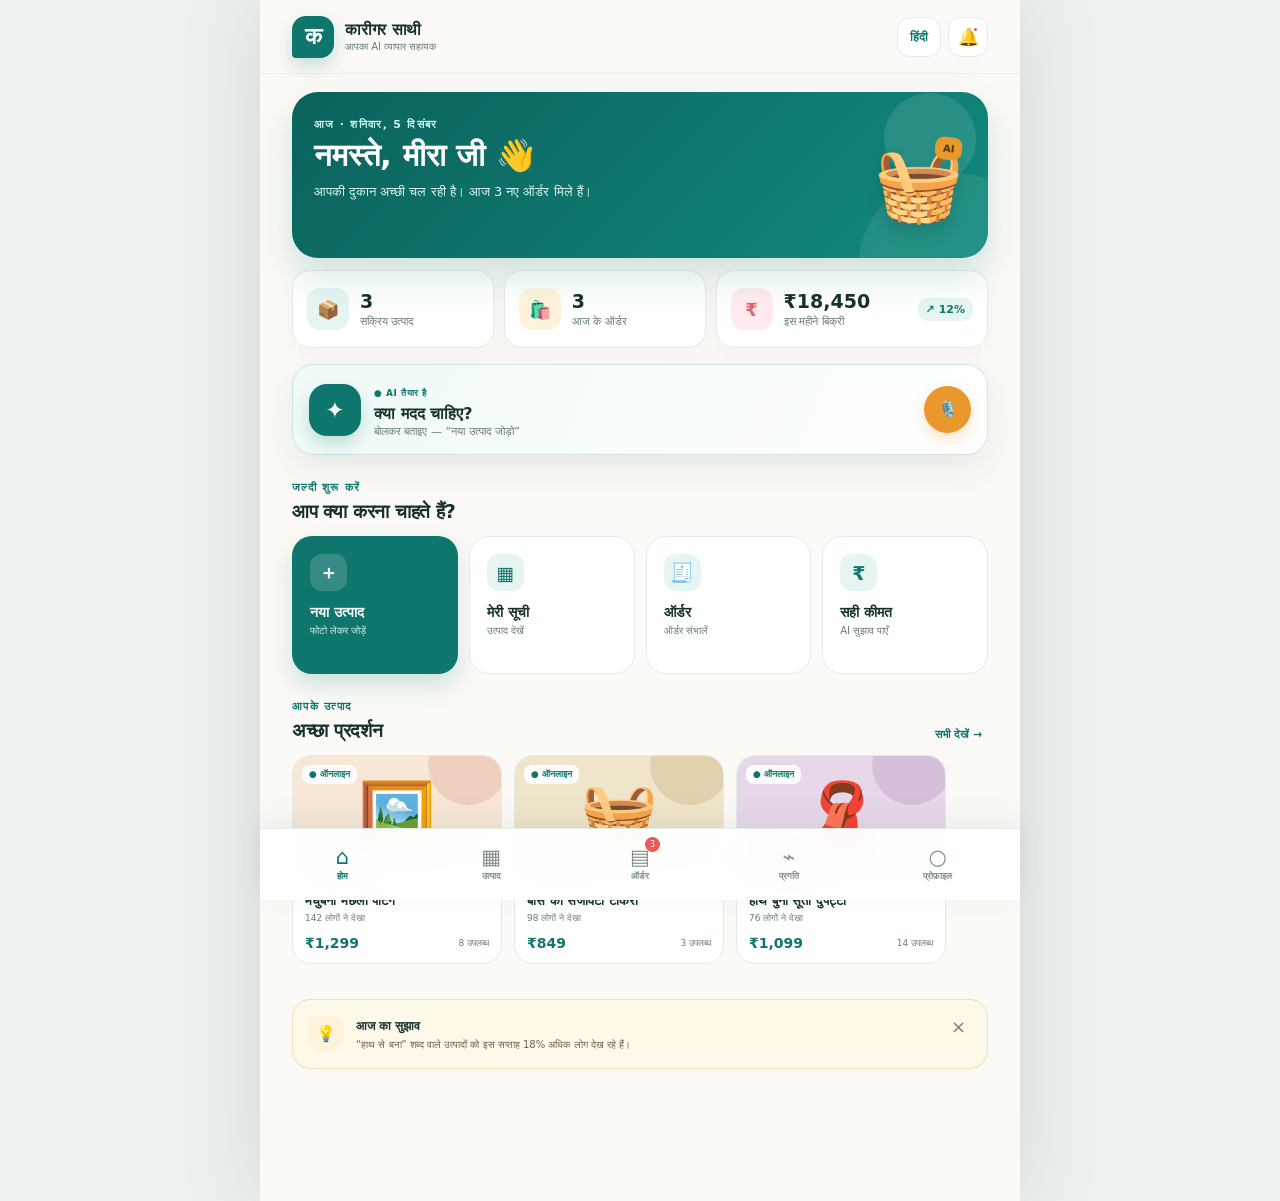
<file: artifacts/dad8b21d-9501-4b2e-90ef-bcc35ca9ed83/index.html>
<!doctype html>
<html lang="hi">
<head>
  <meta charset="utf-8">
  <meta name="viewport" content="width=device-width,initial-scale=1,viewport-fit=cover">
  <meta name="theme-color" content="#0f766e">
  <meta name="description" content="Karigar Saathi — AI virtual business manager for artisans and micro entrepreneurs">
  
  
  <style>:root {
  --ink: #17312e; --muted: #687b77; --teal: #0f766e; --teal-dark: #0b5f59;
  --teal-soft: #e6f5f2; --cream: #fbfaf6; --card: #ffffff; --line: #e5ebe8;
  --amber: #e9992b; --amber-soft: #fff3dc; --rose: #d96673; --rose-soft: #ffebee;
  --shadow: 0 12px 32px rgba(28, 69, 62, .09); --radius: 22px;
}
* { box-sizing: border-box; }
html { scroll-behavior: smooth; }
body { margin: 0; min-width: 320px; background: #edf2ef; color: var(--ink); font-family: Inter, ui-sans-serif, system-ui, -apple-system, BlinkMacSystemFont, "Noto Sans Devanagari", "Segoe UI", sans-serif; -webkit-font-smoothing: antialiased; }
button, input, textarea, select { font: inherit; }
button { color: inherit; }
button, [role="button"] { -webkit-tap-highlight-color: transparent; }
button:focus-visible, input:focus-visible, textarea:focus-visible, select:focus-visible, [tabindex]:focus-visible { outline: 3px solid rgba(15,118,110,.25); outline-offset: 2px; }
.skip-link { position: fixed; left: 12px; top: -60px; z-index: 200; padding: 10px 14px; background: var(--ink); color: white; border-radius: 12px; transition: .2s; }
.skip-link:focus { top: 12px; }
.offline-banner { display: none; position: fixed; z-index: 160; top: 0; left: 50%; transform: translateX(-50%); width: min(100%, 760px); padding: 9px; text-align: center; background: #5b4636; color: white; font-size: 13px; }
.offline .offline-banner { display: block; }
.app-shell { position: relative; width: min(100%, 760px); min-height: 100vh; margin: auto; padding-bottom: 94px; background: var(--cream); box-shadow: 0 0 80px rgba(27,62,57,.14); }
.topbar { position: sticky; top: 0; z-index: 40; display: flex; justify-content: space-between; align-items: center; min-height: 74px; padding: 12px 20px; background: rgba(251,250,246,.92); border-bottom: 1px solid rgba(229,235,232,.7); backdrop-filter: blur(14px); }
.brand { display: flex; align-items: center; gap: 11px; padding: 0; border: 0; background: none; text-align: left; cursor: pointer; }
.brand-mark { display: grid; place-items: center; width: 42px; height: 42px; border-radius: 14px 14px 14px 4px; background: var(--teal); color: white; font-size: 23px; font-weight: 800; box-shadow: 0 8px 18px rgba(15,118,110,.22); }
.brand strong, .brand small { display: block; }
.brand strong { font-size: 16px; letter-spacing: -.2px; }
.brand small { margin-top: 2px; color: var(--muted); font-size: 10px; }
.top-actions { display: flex; gap: 7px; align-items: center; }
.language-button, .icon-button { height: 40px; border: 1px solid var(--line); background: white; border-radius: 13px; cursor: pointer; }
.language-button { padding: 0 12px; color: var(--teal); font-size: 12px; font-weight: 750; }
.icon-button { display: grid; place-items: center; width: 40px; font-size: 17px; }
.notification-button { position: relative; }
.notification-dot { position: absolute; top: 8px; right: 8px; width: 7px; height: 7px; border: 2px solid white; border-radius: 50%; background: #e85252; }
.view { display: none; padding: 12px 20px 30px; animation: fadeUp .28s ease; }
.view.active { display: block; }
@keyframes fadeUp { from { opacity: 0; transform: translateY(5px); } }
.hero-card { position: relative; overflow: hidden; display: flex; justify-content: space-between; min-height: 166px; padding: 26px 22px; border-radius: 26px; background: linear-gradient(135deg, #0b625c, #128a7e); color: white; box-shadow: 0 18px 36px rgba(15,118,110,.18); }
.hero-card::after { content: ""; position: absolute; width: 190px; height: 190px; border-radius: 50%; right: -60px; bottom: -105px; background: rgba(255,255,255,.08); }
.eyebrow { margin: 0 0 6px; color: var(--teal); font-size: 11px; font-weight: 800; letter-spacing: .12em; text-transform: uppercase; }
.hero-card .eyebrow { color: #c7f3eb; }
.hero-card h1 { max-width: 360px; margin: 0 0 8px; font-size: clamp(23px, 5vw, 31px); line-height: 1.2; }
.hero-card p:last-child { max-width: 380px; margin: 0; color: #d9f4ee; font-size: 13px; line-height: 1.6; }
.hero-illustration { position: relative; flex: 0 0 100px; align-self: stretch; }
.hero-illustration > span { position: absolute; right: 2px; bottom: 5px; z-index: 2; font-size: 72px; filter: drop-shadow(0 9px 8px rgba(0,0,0,.12)); }
.hero-illustration i { position: absolute; right: -10px; top: -25px; width: 92px; height: 92px; border-radius: 50%; background: rgba(255,255,255,.1); }
.hero-illustration b { position: absolute; z-index: 3; right: 4px; top: 19px; padding: 6px 8px; border-radius: 9px; background: var(--amber); color: #543408; font-size: 10px; transform: rotate(5deg); }
.stats-grid { display: grid; grid-template-columns: 1fr 1fr; gap: 10px; margin: 12px 0 16px; }
.stat-card { display: flex; align-items: center; gap: 11px; min-height: 78px; padding: 14px; border: 1px solid var(--line); border-radius: 18px; background: white; box-shadow: 0 5px 18px rgba(36,62,58,.04); }
.stat-card.wide { grid-column: 1/-1; }
.stat-icon { display: grid; place-items: center; flex: 0 0 42px; height: 42px; border-radius: 13px; font-size: 18px; font-style: normal; }
.stat-icon.teal { background: var(--teal-soft); } .stat-icon.amber { background: var(--amber-soft); } .stat-icon.rose { background: var(--rose-soft); color: var(--rose); font-weight: 800; }
.stat-card strong, .stat-card small { display: block; }
.stat-card strong { font-size: 19px; } .stat-card small { margin-top: 3px; color: var(--muted); font-size: 11px; }
.positive { margin-left: auto; padding: 5px 8px; border-radius: 9px; background: var(--teal-soft); color: var(--teal); font-size: 11px; font-weight: 800; }
.assistant-card { display: flex; align-items: center; gap: 13px; padding: 16px; border: 1px solid #cde4df; border-radius: 22px; background: linear-gradient(115deg, #f0faf8, #fff); box-shadow: var(--shadow); }
.assistant-orb { display: grid; place-items: center; flex: 0 0 52px; height: 52px; border-radius: 18px; background: var(--teal); color: white; box-shadow: 0 8px 18px rgba(15,118,110,.22); }
.assistant-orb span { font-size: 23px; animation: twinkle 2s infinite; }
@keyframes twinkle { 50% { transform: rotate(12deg) scale(1.12); } }
.assistant-copy { flex: 1; min-width: 0; }
.online-pill { color: var(--teal); font-size: 9px; font-weight: 800; letter-spacing: .06em; }
.assistant-copy h2 { margin: 4px 0 2px; font-size: 16px; }
.assistant-copy p { overflow: hidden; margin: 0; color: var(--muted); font-size: 11px; text-overflow: ellipsis; white-space: nowrap; }
.mic-button { display: grid; place-items: center; flex: 0 0 47px; height: 47px; border: 0; border-radius: 50%; background: var(--amber); cursor: pointer; box-shadow: 0 7px 15px rgba(233,153,43,.24); }
.mic-button.listening { animation: pulse 1.2s infinite; background: #df5555; }
@keyframes pulse { 50% { box-shadow: 0 0 0 10px rgba(223,85,85,.12); } }
.section-block { margin-top: 26px; }
.section-heading, .page-heading { display: flex; justify-content: space-between; align-items: flex-end; gap: 15px; }
.section-heading h2, .page-heading h1 { margin: 0; letter-spacing: -.02em; }
.section-heading h2 { font-size: 19px; }
.page-heading { align-items: center; margin: 10px 0 20px; }
.page-heading h1 { font-size: 27px; }
.page-heading p:last-child { margin: 5px 0 0; color: var(--muted); font-size: 12px; }
.text-button { border: 0; background: none; color: var(--teal); font-size: 11px; font-weight: 800; cursor: pointer; }
.quick-grid { display: grid; grid-template-columns: 1fr 1fr; gap: 11px; margin-top: 13px; }
.quick-card { display: flex; flex-direction: column; align-items: flex-start; min-height: 125px; padding: 17px; border: 1px solid var(--line); border-radius: 20px; background: white; cursor: pointer; text-align: left; transition: transform .2s, box-shadow .2s; }
.quick-card:hover { transform: translateY(-2px); box-shadow: var(--shadow); }
.quick-card > span { display: grid; place-items: center; width: 37px; height: 37px; margin-bottom: 13px; border-radius: 12px; background: var(--teal-soft); color: var(--teal); font-size: 19px; font-weight: 800; }
.quick-card strong { font-size: 14px; } .quick-card small { margin-top: 4px; color: var(--muted); font-size: 10px; }
.quick-card.primary { border-color: transparent; background: var(--teal); color: white; box-shadow: 0 12px 25px rgba(15,118,110,.18); }
.quick-card.primary > span { background: rgba(255,255,255,.16); color: white; }
.quick-card.primary small { color: #c9eee8; }
.product-scroll { display: grid; grid-auto-columns: minmax(182px, 45%); grid-auto-flow: column; gap: 12px; overflow-x: auto; margin: 13px -20px 0; padding: 0 20px 10px; scroll-snap-type: x mandatory; scrollbar-width: none; }
.product-scroll::-webkit-scrollbar { display: none; }
.mini-product { overflow: hidden; border: 1px solid var(--line); border-radius: 19px; background: white; scroll-snap-align: start; }
.mini-product .image-wrap { position: relative; height: 125px; background: #eef2ef; }
.mini-product img, .catalogue-card img, .publish-image img, .enhanced-preview img { width: 100%; height: 100%; object-fit: cover; }
.status-pill { position: absolute; top: 9px; left: 9px; padding: 4px 7px; border-radius: 8px; background: rgba(255,255,255,.9); color: var(--teal); font-size: 9px; font-weight: 800; backdrop-filter: blur(6px); }
.mini-product .product-copy { padding: 12px; }
.mini-product strong, .mini-product small { display: block; }
.mini-product strong { overflow: hidden; font-size: 13px; text-overflow: ellipsis; white-space: nowrap; }
.mini-product small { margin-top: 4px; color: var(--muted); font-size: 9px; }
.product-price-row { display: flex; justify-content: space-between; align-items: center; margin-top: 11px; }
.product-price-row b { color: var(--teal); font-size: 14px; }
.product-price-row span { color: var(--muted); font-size: 9px; }
.tip-card { display: flex; align-items: flex-start; gap: 12px; margin-top: 25px; padding: 15px; border: 1px solid #f2dfb3; border-radius: 18px; background: #fff9ea; }
.tip-icon { display: grid; place-items: center; flex: 0 0 36px; height: 36px; border-radius: 12px; background: var(--amber-soft); }
.tip-card strong { font-size: 12px; } .tip-card p { margin: 3px 0 0; color: #6f614a; font-size: 10px; line-height: 1.55; }
.tip-card button { margin-left: auto; border: 0; background: none; color: #947d58; font-size: 18px; cursor: pointer; }
.primary-button, .secondary-button { min-height: 47px; padding: 0 20px; border-radius: 14px; font-weight: 800; cursor: pointer; }
.primary-button { border: 0; background: var(--teal); color: white; box-shadow: 0 8px 18px rgba(15,118,110,.18); }
.primary-button:hover { background: var(--teal-dark); }
.primary-button.compact { min-height: 41px; padding: 0 14px; font-size: 12px; }
.primary-button.full { width: 100%; }
.secondary-button { border: 1px solid #cfdad6; background: white; color: var(--teal); }
.count-badge { padding: 7px 10px; border-radius: 11px; background: var(--amber-soft); color: #9a5e0b; font-size: 11px; font-weight: 800; }
.search-row { display: flex; gap: 8px; }
.search-box { display: flex; align-items: center; flex: 1; gap: 8px; padding: 0 13px; border: 1px solid var(--line); border-radius: 14px; background: white; }
.search-box input { width: 100%; height: 46px; border: 0; outline: 0; background: transparent; }
.search-box span { color: var(--muted); font-size: 22px; }
.filter-button { border: 1px solid var(--line); border-radius: 14px; background: white; font-size: 12px; font-weight: 750; cursor: pointer; }
.filter-chips, .order-tabs { display: flex; gap: 7px; overflow-x: auto; margin: 13px 0 15px; scrollbar-width: none; }
.chip, .order-tabs button { flex: 0 0 auto; padding: 8px 12px; border: 1px solid var(--line); border-radius: 12px; background: white; color: var(--muted); font-size: 11px; font-weight: 750; cursor: pointer; }
.chip.active, .order-tabs button.active { border-color: var(--teal); background: var(--teal); color: white; }
.catalogue-list, .order-list { display: grid; gap: 11px; }
.catalogue-card { display: grid; grid-template-columns: 90px 1fr auto; gap: 13px; align-items: center; padding: 10px; border: 1px solid var(--line); border-radius: 18px; background: white; }
.catalogue-card .catalogue-image { position: relative; overflow: hidden; width: 90px; height: 90px; border-radius: 13px; background: #edf1ee; }
.catalogue-copy { min-width: 0; }
.catalogue-copy h3 { overflow: hidden; margin: 0; font-size: 14px; text-overflow: ellipsis; white-space: nowrap; }
.catalogue-copy p { margin: 5px 0 9px; color: var(--muted); font-size: 10px; }
.catalogue-copy strong { color: var(--teal); font-size: 14px; }
.stock-low { color: #c55252 !important; }
.more-button { align-self: start; width: 32px; height: 32px; border: 0; border-radius: 10px; background: #f3f6f4; cursor: pointer; }
.empty-state { padding: 55px 20px; text-align: center; color: var(--muted); }
.empty-state span { font-size: 42px; } .empty-state h2 { margin: 12px 0 4px; color: var(--ink); font-size: 17px; } .empty-state p { margin: 0; font-size: 12px; }
.hidden { display: none !important; }
.order-tabs { border-bottom: 1px solid var(--line); }
.order-tabs button { border: 0; border-bottom: 2px solid transparent; border-radius: 0; background: transparent; }
.order-tabs button.active { border-bottom-color: var(--teal); background: transparent; color: var(--teal); }
.order-card { padding: 15px; border: 1px solid var(--line); border-radius: 19px; background: white; }
.order-top, .order-bottom { display: flex; justify-content: space-between; align-items: center; gap: 12px; }
.order-top small { color: var(--muted); font-size: 10px; } .order-top span { padding: 5px 8px; border-radius: 8px; background: var(--amber-soft); color: #9a5e0b; font-size: 9px; font-weight: 800; }
.order-customer { display: flex; align-items: center; gap: 11px; margin: 14px 0; padding: 12px 0; border-top: 1px solid var(--line); border-bottom: 1px solid var(--line); }
.order-thumb { display: grid; place-items: center; width: 46px; height: 46px; border-radius: 13px; background: var(--teal-soft); font-size: 22px; }
.order-customer strong, .order-customer small { display: block; } .order-customer strong { font-size: 13px; } .order-customer small { margin-top: 3px; color: var(--muted); font-size: 10px; }
.order-bottom strong { font-size: 15px; } .order-bottom button { min-height: 36px; padding: 0 12px; border: 0; border-radius: 11px; background: var(--teal); color: white; font-size: 10px; font-weight: 800; cursor: pointer; }
.revenue-card { padding: 20px; border-radius: 24px; background: var(--ink); color: white; box-shadow: var(--shadow); }
.revenue-card > p { margin: 0; color: #b8ccc8; font-size: 11px; }
.revenue-card h2 { margin: 5px 0; font-size: 30px; }
.revenue-card > span { color: #87dacd; font-size: 10px; }
.bar-chart { display: flex; align-items: end; justify-content: space-between; height: 120px; margin-top: 18px; border-bottom: 1px solid rgba(255,255,255,.16); }
.bar-chart i { width: 8%; border-radius: 8px 8px 2px 2px; background: #58726e; }
.bar-chart i.current { background: var(--amber); }
.chart-labels { display: flex; justify-content: space-between; padding-top: 8px; color: #91aaa5; font-size: 8px; }
.insight-grid { display: grid; grid-template-columns: 1fr 1fr; gap: 10px; margin-top: 12px; }
.insight-grid article { padding: 17px; border: 1px solid var(--line); border-radius: 18px; background: white; }
.insight-grid span, .insight-grid strong, .insight-grid small { display: block; }
.insight-grid span { font-size: 20px; } .insight-grid strong { margin-top: 8px; font-size: 20px; } .insight-grid small { margin-top: 3px; color: var(--muted); font-size: 10px; }
.recommendation-list { display: grid; gap: 10px; margin-top: 13px; }
.recommendation-list article { display: flex; align-items: center; gap: 11px; padding: 14px; border: 1px solid var(--line); border-radius: 17px; background: white; }
.recommendation-icon { display: grid; place-items: center; flex: 0 0 40px; height: 40px; border-radius: 13px; background: var(--teal-soft); }
.recommendation-list div { flex: 1; } .recommendation-list strong { font-size: 12px; } .recommendation-list p { margin: 3px 0 0; color: var(--muted); font-size: 9px; line-height: 1.45; }
.recommendation-list button { border: 0; background: none; color: var(--teal); font-size: 10px; font-weight: 800; cursor: pointer; }
.profile-hero { padding: 30px 15px 24px; text-align: center; }
.avatar-large { display: grid; place-items: center; width: 86px; height: 86px; margin: auto; border: 5px solid white; border-radius: 50%; background: var(--amber-soft); color: #96601a; font-size: 33px; font-weight: 850; box-shadow: var(--shadow); }
.profile-hero h1 { margin: 13px 0 4px; font-size: 23px; } .profile-hero p { margin: 0; color: var(--muted); font-size: 11px; } .profile-hero span { display: inline-block; margin-top: 9px; padding: 5px 8px; border-radius: 9px; background: var(--teal-soft); color: var(--teal); font-size: 9px; font-weight: 800; }
.profile-menu { overflow: hidden; border: 1px solid var(--line); border-radius: 20px; background: white; }
.profile-menu button { display: flex; align-items: center; width: 100%; gap: 12px; padding: 14px; border: 0; border-bottom: 1px solid var(--line); background: white; text-align: left; cursor: pointer; }
.profile-menu button:last-child { border-bottom: 0; } .profile-menu button > span { display: grid; place-items: center; width: 39px; height: 39px; border-radius: 12px; background: #f3f6f4; } .profile-menu button div { flex: 1; } .profile-menu strong, .profile-menu small { display: block; } .profile-menu strong { font-size: 12px; } .profile-menu small { margin-top: 3px; color: var(--muted); font-size: 9px; } .profile-menu b { color: #9aaba7; font-size: 20px; }
.version-text { margin-top: 22px; text-align: center; color: #a0aca9; font-size: 9px; }
.bottom-nav { position: fixed; z-index: 50; bottom: 0; left: 50%; display: grid; grid-template-columns: repeat(5,1fr); width: min(100%, 760px); min-height: 72px; padding: 7px 8px max(8px,env(safe-area-inset-bottom)); border-top: 1px solid var(--line); background: rgba(255,255,255,.96); box-shadow: 0 -8px 30px rgba(24,55,50,.07); transform: translateX(-50%); backdrop-filter: blur(14px); }
.bottom-nav button { position: relative; display: flex; flex-direction: column; align-items: center; justify-content: center; gap: 3px; border: 0; background: none; color: #81908d; cursor: pointer; }
.bottom-nav button > span { font-size: 21px; line-height: 1; } .bottom-nav button small { font-size: 9px; font-weight: 750; } .bottom-nav button.active { color: var(--teal); } .bottom-nav button i { position: absolute; top: 1px; right: calc(50% - 20px); display: grid; place-items: center; width: 15px; height: 15px; border-radius: 50%; background: #e95a5a; color: white; font-size: 8px; font-style: normal; }
.modal-backdrop { position: fixed; z-index: 100; inset: 0; display: flex; align-items: flex-end; justify-content: center; padding-top: 20px; background: rgba(10,35,31,.52); backdrop-filter: blur(5px); }
.modal-backdrop[hidden] { display: none; }
.modal-sheet { overflow-y: auto; width: min(100%,760px); max-height: 94vh; padding: 20px 20px max(20px,env(safe-area-inset-bottom)); border-radius: 28px 28px 0 0; background: var(--cream); box-shadow: 0 -20px 60px rgba(0,0,0,.2); animation: sheetUp .28s ease; }
@keyframes sheetUp { from { transform: translateY(30px); opacity: .7; } }
.modal-header { display: flex; justify-content: space-between; align-items: center; }
.modal-header h2 { margin: 0; font-size: 21px; }
.close-button { width: 40px; height: 40px; border: 1px solid var(--line); border-radius: 13px; background: white; color: var(--muted); font-size: 24px; cursor: pointer; }
.stepper { display: flex; align-items: center; justify-content: center; margin: 20px 0; }
.stepper span { display: grid; place-items: center; width: 30px; height: 30px; border: 2px solid #ced8d5; border-radius: 50%; background: white; color: #8c9a97; font-size: 11px; font-weight: 850; }
.stepper span.active { border-color: var(--teal); background: var(--teal); color: white; }
.stepper i { width: 55px; height: 2px; background: #dfe6e3; }
.form-step { display: none; }
.form-step.active { display: block; animation: fadeUp .25s ease; }
.upload-zone { position: relative; overflow: hidden; display: grid; place-items: center; min-height: 210px; margin-bottom: 15px; border: 2px dashed #bfd0cc; border-radius: 21px; background: #f2f8f6; text-align: center; cursor: pointer; }
.upload-zone:hover { border-color: var(--teal); }
.upload-zone > img { position: absolute; inset: 0; width: 100%; height: 100%; object-fit: cover; }
#uploadPrompt { position: relative; z-index: 2; } #uploadPrompt > span { display: block; font-size: 38px; } #uploadPrompt strong { display: block; margin-top: 8px; font-size: 14px; } #uploadPrompt p { margin: 4px 0 12px; color: var(--muted); font-size: 10px; } #uploadPrompt .secondary-button { min-height: 37px; font-size: 10px; }
.field-label { display: block; margin-top: 13px; color: #455d58; font-size: 11px; font-weight: 800; }
.field-label input, .field-label textarea, .field-label select, .result-card textarea { display: block; width: 100%; margin-top: 6px; border: 1px solid #d9e2df; border-radius: 13px; background: white; color: var(--ink); outline: 0; }
.field-label input, .field-label select { height: 46px; padding: 0 12px; }
.field-label textarea, .result-card textarea { resize: vertical; padding: 11px 12px; line-height: 1.5; }
.field-label input:focus, .field-label textarea:focus, .field-label select:focus, .result-card textarea:focus { border-color: var(--teal); box-shadow: 0 0 0 3px rgba(15,118,110,.1); }
.two-fields { display: grid; grid-template-columns: 1.4fr .6fr; gap: 10px; }
.voice-field { display: flex; align-items: center; gap: 11px; width: 100%; margin-top: 13px; padding: 11px; border: 1px solid #d8e4e1; border-radius: 14px; background: var(--teal-soft); color: var(--teal); text-align: left; cursor: pointer; }
.voice-field > span { font-size: 20px; } .voice-field strong, .voice-field small { display: block; } .voice-field strong { font-size: 11px; } .voice-field small { margin-top: 2px; color: #5f817b; font-size: 9px; }
.modal-footer { position: sticky; bottom: -20px; display: flex; gap: 10px; margin: 20px -20px -20px; padding: 14px 20px max(14px,env(safe-area-inset-bottom)); border-top: 1px solid var(--line); background: rgba(251,250,246,.96); backdrop-filter: blur(12px); }
.modal-footer button { flex: 1; }
.ai-progress { padding: 60px 20px; text-align: center; }
.ai-spinner { display: grid; place-items: center; width: 70px; height: 70px; margin: auto; border-radius: 24px; background: var(--teal); color: white; font-size: 30px; animation: aiFloat 1.3s infinite alternate ease-in-out; box-shadow: 0 14px 30px rgba(15,118,110,.25); }
@keyframes aiFloat { to { transform: translateY(-8px) rotate(8deg); } }
.ai-progress h3 { margin: 20px 0 6px; font-size: 17px; } .ai-progress p { margin: 0; color: var(--muted); font-size: 11px; }
.progress-track { overflow: hidden; height: 7px; margin: 20px auto 0; border-radius: 9px; background: #e1e8e5; }
.progress-track i { display: block; width: 0; height: 100%; border-radius: inherit; background: var(--teal); transition: width .45s ease; }
.success-banner { padding: 12px; border-radius: 13px; background: var(--teal-soft); color: var(--teal); text-align: center; font-size: 11px; font-weight: 800; }
.result-card { margin-top: 12px; padding: 14px; border: 1px solid var(--line); border-radius: 17px; background: white; }
.result-heading { display: flex; align-items: center; gap: 8px; margin-bottom: 11px; }
.result-heading > span { display: grid; place-items: center; width: 29px; height: 29px; border-radius: 10px; background: var(--teal-soft); color: var(--teal); font-weight: 850; }
.result-heading strong { font-size: 11px; } .result-heading em { margin-left: auto; color: var(--teal); font-size: 8px; font-style: normal; font-weight: 800; } .result-heading button { margin-left: auto; border: 0; background: none; color: var(--teal); font-size: 9px; font-weight: 800; cursor: pointer; }
.enhanced-preview { position: relative; overflow: hidden; height: 180px; border-radius: 13px; background: #e5ebe8; }
.enhanced-preview span, .enhanced-preview b { position: absolute; bottom: 9px; padding: 5px 8px; border-radius: 8px; background: rgba(255,255,255,.88); font-size: 8px; }
.enhanced-preview span { left: 9px; opacity: .65; } .enhanced-preview b { right: 9px; color: var(--teal); }
.result-card label { display: block; margin-top: 9px; color: var(--muted); font-size: 9px; font-weight: 800; }
.price-choice { display: grid; grid-template-columns: 1fr 1fr; gap: 10px; align-items: end; }
.price-choice > div { padding: 11px; border-radius: 12px; background: var(--teal-soft); } .price-choice small, .price-choice strong { display: block; } .price-choice small { color: var(--muted); font-size: 8px; } .price-choice strong { margin-top: 3px; color: var(--teal); font-size: 21px; }
.price-choice label { margin: 0; } .price-choice input { width: 100%; height: 40px; margin-top: 5px; padding: 0 9px; border: 1px solid var(--line); border-radius: 10px; }
.price-result > p { margin: 10px 0 0; color: var(--muted); font-size: 9px; }
.publish-preview { display: grid; grid-template-columns: 135px 1fr; gap: 15px; padding: 12px; border: 1px solid var(--line); border-radius: 19px; background: white; }
.publish-image { position: relative; overflow: hidden; height: 135px; border-radius: 14px; background: #e7ece9; }
.publish-image span { position: absolute; bottom: 7px; left: 7px; padding: 4px 6px; border-radius: 7px; background: rgba(255,255,255,.92); color: var(--teal); font-size: 7px; font-weight: 800; }
.publish-preview h3 { margin: 0 0 6px; font-size: 16px; } .publish-preview div > p:not(.eyebrow) { display: -webkit-box; overflow: hidden; margin: 0 0 10px; color: var(--muted); font-size: 9px; line-height: 1.5; -webkit-box-orient: vertical; -webkit-line-clamp: 3; } .publish-preview div > strong { color: var(--teal); font-size: 18px; }
.channel-fieldset { display: grid; gap: 9px; margin: 17px 0; padding: 0; border: 0; }
.channel-fieldset legend { margin-bottom: 10px; font-size: 12px; font-weight: 850; }
.channel-fieldset label { display: flex; align-items: center; gap: 11px; padding: 12px; border: 1px solid var(--line); border-radius: 14px; background: white; cursor: pointer; }
.channel-fieldset input { accent-color: var(--teal); } .channel-fieldset label span { flex: 1; } .channel-fieldset b, .channel-fieldset small { display: block; } .channel-fieldset b { font-size: 11px; } .channel-fieldset small { margin-top: 3px; color: var(--muted); font-size: 8px; } .channel-fieldset i { display: none; color: var(--teal); font-style: normal; font-weight: 850; } .channel-fieldset input:checked ~ i { display: block; }
.ready-checklist { padding: 13px; border-radius: 15px; background: var(--teal-soft); } .ready-checklist p { margin: 6px 0; color: #466b65; font-size: 10px; } .ready-checklist span { color: var(--teal); font-weight: 900; }
.small-modal { align-items: center; padding: 18px; }
.small-modal .modal-sheet { max-width: 480px; border-radius: 27px; }
.price-tool { padding-top: 8px; }
.price-meter { position: relative; display: flex; justify-content: space-between; margin: 27px 6px 0; padding-top: 12px; border-top: 8px solid transparent; border-image: linear-gradient(90deg,#e87575,#efb84a,#31a48e) 1; color: var(--muted); font-size: 8px; }
.price-meter i { position: absolute; top: -14px; left: 62%; width: 4px; height: 20px; border-radius: 5px; background: var(--ink); }
.suggested-price { margin: 22px 0; padding: 20px; border-radius: 19px; background: var(--teal-soft); text-align: center; } .suggested-price small, .suggested-price strong { display: block; } .suggested-price small { color: var(--muted); font-size: 9px; } .suggested-price strong { margin: 6px 0; color: var(--teal); font-size: 32px; } .suggested-price p { margin: 0; color: #5b7772; font-size: 9px; }
.toast { position: fixed; z-index: 170; left: 50%; bottom: 92px; max-width: calc(100% - 36px); padding: 12px 16px; border-radius: 13px; background: var(--ink); color: white; font-size: 11px; opacity: 0; pointer-events: none; transform: translate(-50%,15px); transition: .25s; box-shadow: 0 12px 28px rgba(0,0,0,.18); }
.toast.show { opacity: 1; transform: translate(-50%,0); }
@media (min-width: 700px) {
  .view { padding: 18px 32px 38px; } .topbar { padding-left: 32px; padding-right: 32px; }
  .quick-grid { grid-template-columns: repeat(4,1fr); } .quick-card { min-height: 138px; }
  .stats-grid { grid-template-columns: 1fr 1fr 1.35fr; } .stat-card.wide { grid-column: auto; }
  .product-scroll { grid-auto-columns: 210px; margin-left: -32px; margin-right: -32px; padding-left: 32px; padding-right: 32px; }
  .catalogue-list { grid-template-columns: 1fr 1fr; } .catalogue-card { grid-template-columns: 82px 1fr auto; } .catalogue-card .catalogue-image { width: 82px; height: 82px; }
  .modal-sheet { padding-left: 34px; padding-right: 34px; } .modal-footer { margin-left: -34px; margin-right: -34px; padding-left: 34px; padding-right: 34px; }
}
@media (max-width: 390px) { .hero-illustration { flex-basis: 75px; } .hero-illustration > span { font-size: 57px; } .hero-card { padding: 22px 18px; } .publish-preview { grid-template-columns: 105px 1fr; } .publish-image { height: 115px; } }
@media (prefers-reduced-motion: reduce) { *,*::before,*::after { animation-duration: .01ms !important; animation-iteration-count: 1 !important; scroll-behavior: auto !important; transition-duration: .01ms !important; } }
</style>
  <title>Karigar Saathi</title>
</head>
<body>
  <a class="skip-link" href="#mainContent">मुख्य भाग पर जाएँ</a>
  <div class="offline-banner" id="offlineBanner" role="status">आप ऑफलाइन हैं — आपका काम सुरक्षित रहेगा</div>

  <div class="app-shell">
    <header class="topbar">
      <button class="brand" data-route="home" aria-label="होम">
        <span class="brand-mark" aria-hidden="true">क</span>
        <span><strong>कारीगर साथी</strong><small>आपका AI व्यापार सहायक</small></span>
      </button>
      <div class="top-actions">
        <button class="language-button" id="languageButton" aria-label="भाषा बदलें">हिंदी</button>
        <button class="icon-button notification-button" id="notificationButton" aria-label="सूचनाएँ">
          <span aria-hidden="true">🔔</span><span class="notification-dot"></span>
        </button>
      </div>
    </header>

    <main id="mainContent">
      <section class="view active" id="homeView" data-view="home">
        <div class="hero-card">
          <div>
            <p class="eyebrow" id="todayLabel">आज आपका व्यापार</p>
            <h1 id="greetingText">नमस्ते, मीरा जी 👋</h1>
            <p id="heroSubtitle">आपकी दुकान अच्छी चल रही है। आज 3 नए ऑर्डर मिले हैं।</p>
          </div>
          <div class="hero-illustration" aria-hidden="true">
            <span>🧺</span><i></i><b>AI</b>
          </div>
        </div>

        <div class="stats-grid" aria-label="व्यापार सारांश">
          <article class="stat-card"><span class="stat-icon teal">📦</span><div><strong id="productCount">12</strong><small>सक्रिय उत्पाद</small></div></article>
          <article class="stat-card"><span class="stat-icon amber">🛍️</span><div><strong id="orderCount">3</strong><small>आज के ऑर्डर</small></div></article>
          <article class="stat-card wide"><span class="stat-icon rose">₹</span><div><strong id="salesTotal">₹18,450</strong><small>इस महीने बिक्री</small></div><span class="positive">↗ 12%</span></article>
        </div>

        <section class="assistant-card" aria-labelledby="assistantTitle">
          <div class="assistant-orb" aria-hidden="true"><span>✦</span></div>
          <div class="assistant-copy">
            <span class="online-pill">● AI तैयार है</span>
            <h2 id="assistantTitle">क्या मदद चाहिए?</h2>
            <p id="assistantPrompt">बोलकर बताइए — “नया उत्पाद जोड़ो”</p>
          </div>
          <button class="mic-button" id="micButton" aria-label="बोलकर निर्देश दें"><span>🎙️</span></button>
        </section>

        <section class="section-block">
          <div class="section-heading"><div><p class="eyebrow">जल्दी शुरू करें</p><h2>आप क्या करना चाहते हैं?</h2></div></div>
          <div class="quick-grid">
            <button class="quick-card primary" id="addProductButton"><span>＋</span><strong>नया उत्पाद</strong><small>फोटो लेकर जोड़ें</small></button>
            <button class="quick-card" data-route="catalogue"><span>▦</span><strong>मेरी सूची</strong><small>उत्पाद देखें</small></button>
            <button class="quick-card" data-route="orders"><span>🧾</span><strong>ऑर्डर</strong><small>ऑर्डर संभालें</small></button>
            <button class="quick-card" id="pricingButton"><span>₹</span><strong>सही कीमत</strong><small>AI सुझाव पाएँ</small></button>
          </div>
        </section>

        <section class="section-block">
          <div class="section-heading"><div><p class="eyebrow">आपके उत्पाद</p><h2>अच्छा प्रदर्शन</h2></div><button class="text-button" data-route="catalogue">सभी देखें →</button></div>
          <div class="product-scroll" id="topProducts"></div>
        </section>

        <section class="tip-card">
          <div class="tip-icon">💡</div>
          <div><strong>आज का सुझाव</strong><p>“हाथ से बना” शब्द वाले उत्पादों को इस सप्ताह 18% अधिक लोग देख रहे हैं।</p></div>
          <button aria-label="सुझाव बंद करें" id="dismissTip">×</button>
        </section>
      </section>

      <section class="view" id="catalogueView" data-view="catalogue">
        <div class="page-heading"><div><p class="eyebrow">डिजिटल दुकान</p><h1>मेरी उत्पाद सूची</h1><p>अपने सभी उत्पाद एक जगह से संभालें</p></div><button class="primary-button compact" id="catalogueAddButton">＋ जोड़ें</button></div>
        <div class="search-row"><label class="search-box"><span>⌕</span><input id="productSearch" type="search" placeholder="उत्पाद खोजें" autocomplete="off"></label><button class="filter-button" id="filterButton">☷ फ़िल्टर</button></div>
        <div class="filter-chips" id="filterChips"><button class="chip active" data-filter="all">सभी</button><button class="chip" data-filter="live">ऑनलाइन</button><button class="chip" data-filter="draft">ड्राफ्ट</button><button class="chip" data-filter="low">कम स्टॉक</button></div>
        <div class="catalogue-list" id="catalogueList"></div>
        <div class="empty-state hidden" id="catalogueEmpty"><span>🔍</span><h2>कोई उत्पाद नहीं मिला</h2><p>दूसरा नाम खोजकर देखें</p></div>
      </section>

      <section class="view" id="ordersView" data-view="orders">
        <div class="page-heading"><div><p class="eyebrow">बिक्री प्रबंधन</p><h1>ऑर्डर</h1><p>नए ऑर्डर तैयार करके भेजें</p></div><span class="count-badge">3 नए</span></div>
        <div class="order-tabs"><button class="active" data-order-filter="all">सभी</button><button data-order-filter="new">नए</button><button data-order-filter="packed">पैक</button><button data-order-filter="sent">भेजे गए</button></div>
        <div class="order-list" id="orderList"></div>
      </section>

      <section class="view" id="insightsView" data-view="insights">
        <div class="page-heading"><div><p class="eyebrow">आसान जानकारी</p><h1>व्यापार की प्रगति</h1><p>इस महीने का सरल हिसाब</p></div><button class="icon-button" id="downloadReport" aria-label="रिपोर्ट डाउनलोड करें">⇩</button></div>
        <article class="revenue-card"><p>सितंबर की बिक्री</p><h2>₹18,450</h2><span>पिछले महीने से 12% अधिक</span><div class="bar-chart" aria-label="साप्ताहिक बिक्री ग्राफ"><i style="height:38%"></i><i style="height:55%"></i><i style="height:46%"></i><i style="height:78%"></i><i style="height:63%"></i><i style="height:92%"></i><i class="current" style="height:72%"></i></div><div class="chart-labels"><span>सोम</span><span>मंगल</span><span>बुध</span><span>गुरु</span><span>शुक्र</span><span>शनि</span><span>आज</span></div></article>
        <div class="insight-grid"><article><span>👀</span><strong>1,284</strong><small>उत्पाद देखे गए</small></article><article><span>♡</span><strong>86</strong><small>पसंद किए गए</small></article></div>
        <section class="section-block"><div class="section-heading"><div><p class="eyebrow">AI की सलाह</p><h2>बिक्री बढ़ाने के तरीके</h2></div></div><div class="recommendation-list"><article><span class="recommendation-icon">📷</span><div><strong>2 तस्वीरें और जोड़ें</strong><p>नीली मधुबनी पेंटिंग पर अधिक तस्वीरों से बिक्री बढ़ सकती है।</p></div><button data-route="catalogue">करें</button></article><article><span class="recommendation-icon">₹</span><div><strong>कीमत में छोटा बदलाव</strong><p>बांस की टोकरी की सुझाई कीमत ₹899 है।</p></div><button id="insightPricingButton">देखें</button></article></div></section>
      </section>

      <section class="view" id="profileView" data-view="profile">
        <div class="profile-hero"><div class="avatar-large">म</div><h1>मीरा देवी</h1><p>मधुबनी कलाकार · बिहार</p><span>✓ पहचान सत्यापित</span></div>
        <div class="profile-menu"><button><span>🏪</span><div><strong>दुकान की जानकारी</strong><small>नाम, पता और कहानी</small></div><b>›</b></button><button><span>🌐</span><div><strong>भाषा</strong><small>हिंदी</small></div><b>›</b></button><button><span>🔗</span><div><strong>बिक्री चैनल</strong><small>2 चैनल जुड़े हैं</small></div><b>›</b></button><button><span>❓</span><div><strong>मदद और प्रशिक्षण</strong><small>वीडियो और सहायता</small></div><b>›</b></button><button id="resetDemo"><span>↻</span><div><strong>डेमो रीसेट करें</strong><small>मूल नमूना डेटा वापस लाएँ</small></div><b>›</b></button></div>
        <p class="version-text">कारीगर साथी · संस्करण 1.0</p>
      </section>
    </main>

    <nav class="bottom-nav" aria-label="मुख्य नेविगेशन">
      <button class="active" data-route="home"><span>⌂</span><small>होम</small></button>
      <button data-route="catalogue"><span>▦</span><small>उत्पाद</small></button>
      <button data-route="orders"><span>▤</span><small>ऑर्डर</small><i>3</i></button>
      <button data-route="insights"><span>⌁</span><small>प्रगति</small></button>
      <button data-route="profile"><span>○</span><small>प्रोफ़ाइल</small></button>
    </nav>
  </div>

  <div class="modal-backdrop" id="productModal" role="dialog" aria-modal="true" aria-labelledby="modalTitle" hidden>
    <div class="modal-sheet">
      <div class="modal-header"><div><p class="eyebrow">AI उत्पाद सहायक</p><h2 id="modalTitle">नया उत्पाद जोड़ें</h2></div><button class="close-button" id="closeModal" aria-label="बंद करें">×</button></div>
      <div class="stepper" aria-label="प्रगति"><span class="active">1</span><i></i><span>2</span><i></i><span>3</span></div>

      <form id="productForm">
        <section class="form-step active" data-step="1">
          <div class="upload-zone" id="uploadZone" tabindex="0" role="button" aria-label="उत्पाद की तस्वीर चुनें">
            <input id="productImage" type="file" accept="image/*" capture="environment" hidden>
            <img id="imagePreview" alt="चुनी हुई उत्पाद तस्वीर" hidden>
            <div id="uploadPrompt"><span>📷</span><strong>उत्पाद की फोटो लें</strong><p>या गैलरी से चुनें</p><button type="button" class="secondary-button">फोटो चुनें</button></div>
          </div>
          <label class="field-label">उत्पाद का नाम<input id="productName" required maxlength="60" placeholder="जैसे — मधुबनी पेंटिंग"></label>
          <div class="two-fields"><label class="field-label">श्रेणी<select id="productCategory"><option>हस्तकला</option><option>पेंटिंग</option><option>वस्त्र</option><option>घर सजावट</option><option>आभूषण</option></select></label><label class="field-label">स्टॉक<input id="productStock" required type="number" min="1" max="999" value="10"></label></div>
          <label class="field-label">इसके बारे में थोड़ा बताएं<textarea id="productDetails" rows="3" placeholder="सामग्री, आकार या बनाने का तरीका"></textarea></label>
          <button type="button" class="voice-field" id="voiceDetails"><span>🎙️</span><div><strong>लिखना मुश्किल है?</strong><small>बोलकर जानकारी दें</small></div></button>
        </section>

        <section class="form-step" data-step="2">
          <div class="ai-progress" id="aiProgress"><div class="ai-spinner">✦</div><h3>AI आपका उत्पाद तैयार कर रहा है</h3><p id="aiProgressText">तस्वीर साफ की जा रही है…</p><div class="progress-track"><i id="progressBar"></i></div></div>
          <div class="ai-results hidden" id="aiResults">
            <div class="success-banner">✓ उत्पाद की जानकारी तैयार है</div>
            <div class="result-card"><div class="result-heading"><span>✨</span><strong>साफ की गई तस्वीर</strong><em>AI बेहतर</em></div><div class="enhanced-preview"><img id="enhancedImage" alt="AI द्वारा बेहतर तस्वीर"><span>पहले</span><b>AI के बाद</b></div></div>
            <div class="result-card"><div class="result-heading"><span>अ</span><strong>उत्पाद विवरण</strong><button type="button" id="editDescription">बदलें</button></div><label>हिंदी<textarea id="hindiDescription" rows="3"></textarea></label><label>English<textarea id="englishDescription" rows="3"></textarea></label></div>
            <div class="result-card price-result"><div class="result-heading"><span>₹</span><strong>कीमत का सुझाव</strong><em>बाजार के अनुसार</em></div><div class="price-choice"><div><small>सुझाई कीमत</small><strong id="recommendedPrice">₹899</strong></div><label>आपकी कीमत ₹<input id="finalPrice" type="number" min="1" value="899"></label></div><p>समान हस्तनिर्मित उत्पाद ₹799 से ₹1,099 में बिक रहे हैं।</p></div>
          </div>
        </section>

        <section class="form-step" data-step="3">
          <div class="publish-preview"><div class="publish-image"><img id="publishImage" alt="उत्पाद तस्वीर"><span>बिक्री के लिए तैयार</span></div><div><p class="eyebrow">आपका उत्पाद</p><h3 id="publishName">उत्पाद नाम</h3><p id="publishDescription"></p><strong id="publishPrice">₹899</strong></div></div>
          <fieldset class="channel-fieldset"><legend>कहाँ बेचना है?</legend><label><input type="checkbox" name="channel" value="ONDC" checked><span><b>ONDC</b><small>पूरे भारत के खरीदार</small></span><i>✓</i></label><label><input type="checkbox" name="channel" value="Government e-Marketplace"><span><b>सरकारी ई-मार्केट</b><small>B2B और सरकारी खरीदार</small></span><i>✓</i></label><label><input type="checkbox" name="channel" value="My Digital Catalogue" checked><span><b>मेरी डिजिटल सूची</b><small>WhatsApp पर साझा करें</small></span><i>✓</i></label></fieldset>
          <div class="ready-checklist"><p><span>✓</span> तस्वीर साफ और आकर्षक है</p><p><span>✓</span> हिंदी और अंग्रेज़ी विवरण तैयार है</p><p><span>✓</span> बाजार के अनुसार कीमत रखी गई है</p></div>
        </section>

        <div class="modal-footer"><button type="button" class="secondary-button" id="backStep" hidden>पीछे</button><button type="submit" class="primary-button" id="nextStep">आगे बढ़ें</button></div>
      </form>
    </div>
  </div>

  <div class="modal-backdrop small-modal" id="pricingModal" role="dialog" aria-modal="true" aria-labelledby="pricingTitle" hidden>
    <div class="modal-sheet">
      <div class="modal-header"><div><p class="eyebrow">AI कीमत सहायक</p><h2 id="pricingTitle">सही कीमत पाएँ</h2></div><button class="close-button" data-close="pricingModal" aria-label="बंद करें">×</button></div>
      <div class="price-tool"><label class="field-label">उत्पाद<select id="pricingProduct"></select></label><div class="price-meter"><span>कम</span><span>सही</span><span>अधिक</span><i></i></div><div class="suggested-price"><small>सुझाई गई कीमत</small><strong id="pricingSuggestion">₹899</strong><p>बाजार, सामग्री और मेहनत के आधार पर</p></div><button class="primary-button full" id="applyPrice">यह कीमत रखें</button></div>
    </div>
  </div>

  <div class="toast" id="toast" role="status" aria-live="polite"></div>
  <script>(() => {
  'use strict';
  const svgProduct = (emoji, background, accent) => `data:image/svg+xml;charset=UTF-8,${encodeURIComponent(`<svg xmlns="http://www.w3.org/2000/svg" viewBox="0 0 600 450"><rect width="600" height="450" fill="${background}"/><circle cx="505" cy="70" r="115" fill="${accent}" opacity=".18"/><circle cx="70" cy="390" r="135" fill="${accent}" opacity=".12"/><text x="300" y="275" text-anchor="middle" font-size="180">${emoji}</text><path d="M100 355 Q300 290 500 355" fill="none" stroke="${accent}" stroke-width="8" opacity=".28"/></svg>`)}`;
  const seedProducts = [
    {id: 1, name: 'मधुबनी मछली पेंटिंग', category: 'पेंटिंग', price: 1299, stock: 8, status: 'live', views: 142, image: svgProduct('🖼️','#f7e7d7','#c7634d'), description: 'हाथ से बनी पारंपरिक मधुबनी पेंटिंग, प्राकृतिक रंगों के साथ।'},
    {id: 2, name: 'बांस की सजावटी टोकरी', category: 'घर सजावट', price: 849, stock: 3, status: 'live', views: 98, image: svgProduct('🧺','#efe5ca','#a4762c'), description: 'स्थानीय बांस से बुनी हुई मजबूत और सुंदर टोकरी।'},
    {id: 3, name: 'हाथ बुना सूती दुपट्टा', category: 'वस्त्र', price: 1099, stock: 14, status: 'live', views: 76, image: svgProduct('🧣','#e7d8e9','#8d4e91'), description: 'नरम सूती धागे से हाथ करघे पर बुना दुपट्टा।'},
    {id: 4, name: 'टेराकोटा दीया सेट', category: 'हस्तकला', price: 399, stock: 20, status: 'draft', views: 35, image: svgProduct('🪔','#f2dfcf','#bd6d39'), description: 'कारीगरों द्वारा हाथ से आकार और रंग दिया गया दीया सेट।'}
  ];
  const seedOrders = [
    {id: 'KS-1048', customer: 'अंजलि शर्मा', city: 'जयपुर, राजस्थान', item: 'मधुबनी मछली पेंटिंग', amount: 1299, status: 'new', icon: '🖼️'},
    {id: 'KS-1047', customer: 'राहुल वर्मा', city: 'पुणे, महाराष्ट्र', item: 'बांस की सजावटी टोकरी · 2', amount: 1698, status: 'new', icon: '🧺'},
    {id: 'KS-1046', customer: 'स्मिता नायर', city: 'कोच्चि, केरल', item: 'हाथ बुना सूती दुपट्टा', amount: 1099, status: 'packed', icon: '🧣'},
    {id: 'KS-1042', customer: 'नवीन सिंह', city: 'दिल्ली', item: 'टेराकोटा दीया सेट · 2', amount: 798, status: 'sent', icon: '🪔'}
  ];
  const state = {
    products: JSON.parse(localStorage.getItem('ks_products') || 'null') || seedProducts,
    orders: JSON.parse(localStorage.getItem('ks_orders') || 'null') || seedOrders,
    currentView: 'home', currentStep: 1, imageData: '', toastTimer: null, language: 'hi'
  };
  const el = id => document.getElementById(id);
  const money = value => `₹${Number(value).toLocaleString('en-IN')}`;
  const persist = () => { localStorage.setItem('ks_products', JSON.stringify(state.products)); localStorage.setItem('ks_orders', JSON.stringify(state.orders)); };
  const showToast = message => { const toast = el('toast'); toast.textContent = message; toast.classList.add('show'); clearTimeout(state.toastTimer); state.toastTimer = setTimeout(() => toast.classList.remove('show'), 2500); };
  const statusLabel = status => status === 'live' ? 'ऑनलाइन' : 'ड्राफ्ट';
  const orderStatusLabel = status => ({new:'नया ऑर्डर',packed:'पैक हो गया',sent:'भेज दिया'})[status];

  function renderProducts() {
    const topProducts = el('topProducts');
    topProducts.innerHTML = state.products.filter(product => product.status === 'live').slice(0,5).map(product => `
      <article class="mini-product"><div class="image-wrap"><img src="${product.image}" alt="${product.name}"><span class="status-pill">● ${statusLabel(product.status)}</span></div><div class="product-copy"><strong>${product.name}</strong><small>${product.views || 0} लोगों ने देखा</small><div class="product-price-row"><b>${money(product.price)}</b><span>${product.stock} उपलब्ध</span></div></div></article>`).join('');
    applyCatalogueFilters();
    el('productCount').textContent = state.products.filter(product => product.status === 'live').length;
    const pricingSelect = el('pricingProduct');
    pricingSelect.innerHTML = state.products.map(product => `<option value="${product.id}">${product.name}</option>`).join('');
  }

  function applyCatalogueFilters() {
    const query = (el('productSearch')?.value || '').trim().toLowerCase();
    const activeFilter = document.querySelector('#filterChips .chip.active')?.dataset.filter || 'all';
    const matches = state.products.filter(product => {
      const textMatch = `${product.name} ${product.category}`.toLowerCase().includes(query);
      const filterMatch = activeFilter === 'all' || product.status === activeFilter || (activeFilter === 'low' && product.stock <= 3);
      return textMatch && filterMatch;
    });
    el('catalogueList').innerHTML = matches.map(product => `
      <article class="catalogue-card"><div class="catalogue-image"><img src="${product.image}" alt="${product.name}"><span class="status-pill">${statusLabel(product.status)}</span></div><div class="catalogue-copy"><h3>${product.name}</h3><p>${product.category} · <span class="${product.stock <= 3 ? 'stock-low' : ''}">${product.stock} स्टॉक</span></p><strong>${money(product.price)}</strong></div><button class="more-button" data-product-menu="${product.id}" aria-label="${product.name} के विकल्प">⋮</button></article>`).join('');
    el('catalogueEmpty').classList.toggle('hidden', matches.length > 0);
  }

  function renderOrders(filter = 'all') {
    const visibleOrders = state.orders.filter(order => filter === 'all' || order.status === filter);
    el('orderList').innerHTML = visibleOrders.map(order => `<article class="order-card"><div class="order-top"><small>ऑर्डर #${order.id}</small><span>${orderStatusLabel(order.status)}</span></div><div class="order-customer"><div class="order-thumb">${order.icon}</div><div><strong>${order.item}</strong><small>${order.customer} · ${order.city}</small></div></div><div class="order-bottom"><strong>${money(order.amount)}</strong>${order.status === 'new' ? `<button data-pack-order="${order.id}">पैक करना शुरू करें</button>` : order.status === 'packed' ? `<button data-send-order="${order.id}">भेज दिया</button>` : '<small>✓ रास्ते में</small>'}</div></article>`).join('');
  }

  function navigate(route) {
    state.currentView = route;
    document.querySelectorAll('.view').forEach(view => view.classList.toggle('active', view.dataset.view === route));
    document.querySelectorAll('.bottom-nav button').forEach(button => button.classList.toggle('active', button.dataset.route === route));
    window.scrollTo({top: 0, behavior: 'smooth'});
  }

  function openProductModal() {
    resetProductForm(); el('productModal').hidden = false; document.body.style.overflow = 'hidden'; setTimeout(() => el('productName').focus(), 250);
  }
  function closeProductModal() { el('productModal').hidden = true; document.body.style.overflow = ''; }
  function resetProductForm() {
    state.currentStep = 1; state.imageData = ''; el('productForm').reset(); el('productStock').value = 10; el('imagePreview').hidden = true; el('uploadPrompt').classList.remove('hidden'); el('aiProgress').classList.remove('hidden'); el('aiResults').classList.add('hidden'); el('progressBar').style.width = '0'; updateStepUI();
  }
  function updateStepUI() {
    document.querySelectorAll('.form-step').forEach(step => step.classList.toggle('active', Number(step.dataset.step) === state.currentStep));
    document.querySelectorAll('.stepper span').forEach((step, index) => step.classList.toggle('active', index < state.currentStep));
    el('backStep').hidden = state.currentStep === 1; el('nextStep').textContent = state.currentStep === 3 ? 'उत्पाद प्रकाशित करें' : 'आगे बढ़ें';
  }
  function suggestedPrice() {
    const category = el('productCategory').value;
    const detailsLength = el('productDetails').value.length;
    const base = ({'पेंटिंग':1199,'वस्त्र':999,'घर सजावट':799,'आभूषण':699,'हस्तकला':599})[category] || 699;
    return Math.round((base + Math.min(detailsLength * 3, 180)) / 50) * 50 - 1;
  }
  function startAI() {
    el('aiProgress').classList.remove('hidden'); el('aiResults').classList.add('hidden');
    const stages = [{p:28,t:'तस्वीर साफ की जा रही है…'},{p:55,t:'उत्पाद को पहचाना जा रहा है…'},{p:78,t:'हिंदी और अंग्रेज़ी विवरण बन रहा है…'},{p:100,t:'सही कीमत खोजी जा रही है…'}];
    stages.forEach((stage,index) => setTimeout(() => { el('progressBar').style.width = `${stage.p}%`; el('aiProgressText').textContent = stage.t; if (index === stages.length - 1) setTimeout(showAIResults, 450); }, index * 520));
  }
  function showAIResults() {
    const name = el('productName').value.trim(); const category = el('productCategory').value; const details = el('productDetails').value.trim(); const price = suggestedPrice();
    const image = state.imageData || svgProduct(category === 'पेंटिंग' ? '🖼️' : category === 'वस्त्र' ? '🧣' : category === 'आभूषण' ? '📿' : '🎨','#e7eee9','#317f73');
    state.imageData = image; el('enhancedImage').src = image;
    el('hindiDescription').value = `${name} एक सुंदर, हाथ से बनाया गया ${category} उत्पाद है। ${details || 'इसे पारंपरिक कौशल और ध्यान से तैयार किया गया है।'} हर वस्तु अपने आप में अनोखी है और स्थानीय कारीगरी की कहानी बताती है।`;
    el('englishDescription').value = `${name} is a beautiful handcrafted ${category.toLowerCase()} product. ${details ? 'It is carefully made using traditional techniques and quality materials.' : 'It is created with traditional skills and close attention to detail.'} Every piece is unique and supports local craftsmanship.`;
    el('recommendedPrice').textContent = money(price); el('finalPrice').value = price; el('aiProgress').classList.add('hidden'); el('aiResults').classList.remove('hidden');
  }
  function preparePublish() {
    el('publishImage').src = state.imageData; el('publishName').textContent = el('productName').value.trim(); el('publishDescription').textContent = el('hindiDescription').value; el('publishPrice').textContent = money(el('finalPrice').value);
  }
  function publishProduct() {
    const newProduct = {id: Date.now(), name: el('productName').value.trim(), category: el('productCategory').value, stock: Number(el('productStock').value), price: Number(el('finalPrice').value), status: 'live', views: 0, image: state.imageData, description: el('hindiDescription').value};
    state.products.unshift(newProduct); persist(); renderProducts(); closeProductModal(); navigate('catalogue'); showToast('✓ उत्पाद सफलतापूर्वक ऑनलाइन हो गया');
  }

  document.addEventListener('click', event => {
    const routeButton = event.target.closest('[data-route]'); if (routeButton) navigate(routeButton.dataset.route);
    if (event.target.closest('#addProductButton') || event.target.closest('#catalogueAddButton')) openProductModal();
    if (event.target.closest('#pricingButton') || event.target.closest('#insightPricingButton')) { el('pricingModal').hidden = false; document.body.style.overflow = 'hidden'; updatePricingTool(); }
    const closeTarget = event.target.closest('[data-close]'); if (closeTarget) { el(closeTarget.dataset.close).hidden = true; document.body.style.overflow = ''; }
    const menuButton = event.target.closest('[data-product-menu]'); if (menuButton) showToast('उत्पाद संपादन अगले संस्करण में उपलब्ध होगा');
    const packButton = event.target.closest('[data-pack-order]'); if (packButton) { const order = state.orders.find(item => item.id === packButton.dataset.packOrder); order.status = 'packed'; persist(); renderOrders(document.querySelector('.order-tabs .active').dataset.orderFilter); showToast('✓ ऑर्डर पैकिंग में भेज दिया'); }
    const sendButton = event.target.closest('[data-send-order]'); if (sendButton) { const order = state.orders.find(item => item.id === sendButton.dataset.sendOrder); order.status = 'sent'; persist(); renderOrders(document.querySelector('.order-tabs .active').dataset.orderFilter); showToast('✓ ग्राहक को भेजने की सूचना मिल गई'); }
  });
  el('closeModal').addEventListener('click', closeProductModal);
  el('productModal').addEventListener('click', event => { if (event.target === el('productModal')) closeProductModal(); });
  el('pricingModal').addEventListener('click', event => { if (event.target === el('pricingModal')) { el('pricingModal').hidden = true; document.body.style.overflow = ''; } });
  el('uploadZone').addEventListener('click', () => el('productImage').click());
  el('uploadZone').addEventListener('keydown', event => { if (event.key === 'Enter' || event.key === ' ') { event.preventDefault(); el('productImage').click(); } });
  el('productImage').addEventListener('change', event => { const file = event.target.files[0]; if (!file) return; if (file.size > 6 * 1024 * 1024) return showToast('तस्वीर 6 MB से छोटी रखें'); const reader = new FileReader(); reader.onload = () => { state.imageData = reader.result; el('imagePreview').src = reader.result; el('imagePreview').hidden = false; el('uploadPrompt').classList.add('hidden'); }; reader.readAsDataURL(file); });
  el('productForm').addEventListener('submit', event => { event.preventDefault(); if (state.currentStep === 1) { if (!el('productForm').reportValidity()) return; state.currentStep = 2; updateStepUI(); startAI(); } else if (state.currentStep === 2) { if (el('aiResults').classList.contains('hidden')) return showToast('AI अभी काम कर रहा है'); preparePublish(); state.currentStep = 3; updateStepUI(); } else publishProduct(); });
  el('backStep').addEventListener('click', () => { if (state.currentStep > 1) { state.currentStep -= 1; updateStepUI(); } });
  el('productSearch').addEventListener('input', applyCatalogueFilters);
  el('filterChips').addEventListener('click', event => { const chip = event.target.closest('.chip'); if (!chip) return; document.querySelectorAll('#filterChips .chip').forEach(item => item.classList.toggle('active', item === chip)); applyCatalogueFilters(); });
  document.querySelector('.order-tabs').addEventListener('click', event => { const tab = event.target.closest('button'); if (!tab) return; document.querySelectorAll('.order-tabs button').forEach(item => item.classList.toggle('active', item === tab)); renderOrders(tab.dataset.orderFilter); });
  el('micButton').addEventListener('click', () => { const button = el('micButton'); button.classList.add('listening'); el('assistantPrompt').textContent = 'सुन रहा हूँ…'; setTimeout(() => { button.classList.remove('listening'); el('assistantPrompt').textContent = '“नया उत्पाद जोड़ो” समझा गया'; setTimeout(openProductModal, 500); }, 1500); });
  el('voiceDetails').addEventListener('click', () => { el('voiceDetails').innerHTML = '<span>⏺</span><div><strong>सुन रहा हूँ…</strong><small>अपने उत्पाद के बारे में बोलें</small></div>'; setTimeout(() => { el('productDetails').value = 'यह उत्पाद प्राकृतिक सामग्री से हाथ से बनाया गया है और इसे तैयार करने में तीन दिन लगते हैं।'; el('voiceDetails').innerHTML = '<span>✓</span><div><strong>जानकारी जोड़ दी गई</strong><small>आप इसे बदल भी सकते हैं</small></div>'; }, 1500); });
  el('languageButton').addEventListener('click', () => { state.language = state.language === 'hi' ? 'en' : 'hi'; el('languageButton').textContent = state.language === 'hi' ? 'हिंदी' : 'English'; showToast(state.language === 'hi' ? 'भाषा हिंदी कर दी गई' : 'English preview enabled'); });
  el('notificationButton').addEventListener('click', () => { showToast('3 नए ऑर्डर और 1 कीमत सुझाव'); document.querySelector('.notification-dot').style.display = 'none'; });
  el('dismissTip').addEventListener('click', () => el('dismissTip').closest('.tip-card').remove());
  el('filterButton').addEventListener('click', () => el('filterChips').scrollIntoView({behavior:'smooth',block:'center'}));
  el('pricingProduct').addEventListener('change', updatePricingTool);
  function updatePricingTool() { const product = state.products.find(item => String(item.id) === el('pricingProduct').value) || state.products[0]; const suggestion = Math.round(product.price * 1.06 / 50) * 50 - 1; el('pricingSuggestion').textContent = money(suggestion); el('pricingSuggestion').dataset.value = suggestion; }
  el('applyPrice').addEventListener('click', () => { const product = state.products.find(item => String(item.id) === el('pricingProduct').value) || state.products[0]; product.price = Number(el('pricingSuggestion').dataset.value); persist(); renderProducts(); el('pricingModal').hidden = true; document.body.style.overflow = ''; showToast('✓ नई कीमत लागू हो गई'); });
  el('downloadReport').addEventListener('click', () => { const rows = ['माह,बिक्री,ऑर्डर','सितंबर,18450,23','अगस्त,16470,20']; const blob = new Blob([rows.join('\n')],{type:'text/csv;charset=utf-8'}); const url = URL.createObjectURL(blob); const anchor = document.createElement('a'); anchor.href = url; anchor.download = 'karigar-saathi-report.csv'; anchor.click(); URL.revokeObjectURL(url); showToast('रिपोर्ट डाउनलोड हो गई'); });
  el('resetDemo').addEventListener('click', () => { state.products = structuredClone(seedProducts); state.orders = structuredClone(seedOrders); persist(); renderProducts(); renderOrders(); showToast('✓ डेमो डेटा रीसेट हो गया'); });
  window.addEventListener('online', () => { document.body.classList.remove('offline'); showToast('आप फिर से ऑनलाइन हैं'); });
  window.addEventListener('offline', () => document.body.classList.add('offline'));
  document.addEventListener('keydown', event => { if (event.key === 'Escape') { if (!el('productModal').hidden) closeProductModal(); if (!el('pricingModal').hidden) { el('pricingModal').hidden = true; document.body.style.overflow = ''; } } });
  const today = new Intl.DateTimeFormat('hi-IN',{weekday:'long',day:'numeric',month:'long'}).format(new Date()); el('todayLabel').textContent = `आज · ${today}`;
  renderProducts(); renderOrders(); updatePricingTool();
  if ('serviceWorker' in navigator && location.protocol.startsWith('http')) navigator.serviceWorker.register('./sw.js').catch(() => {});
})();</script>
</body>
</html>
</file>
